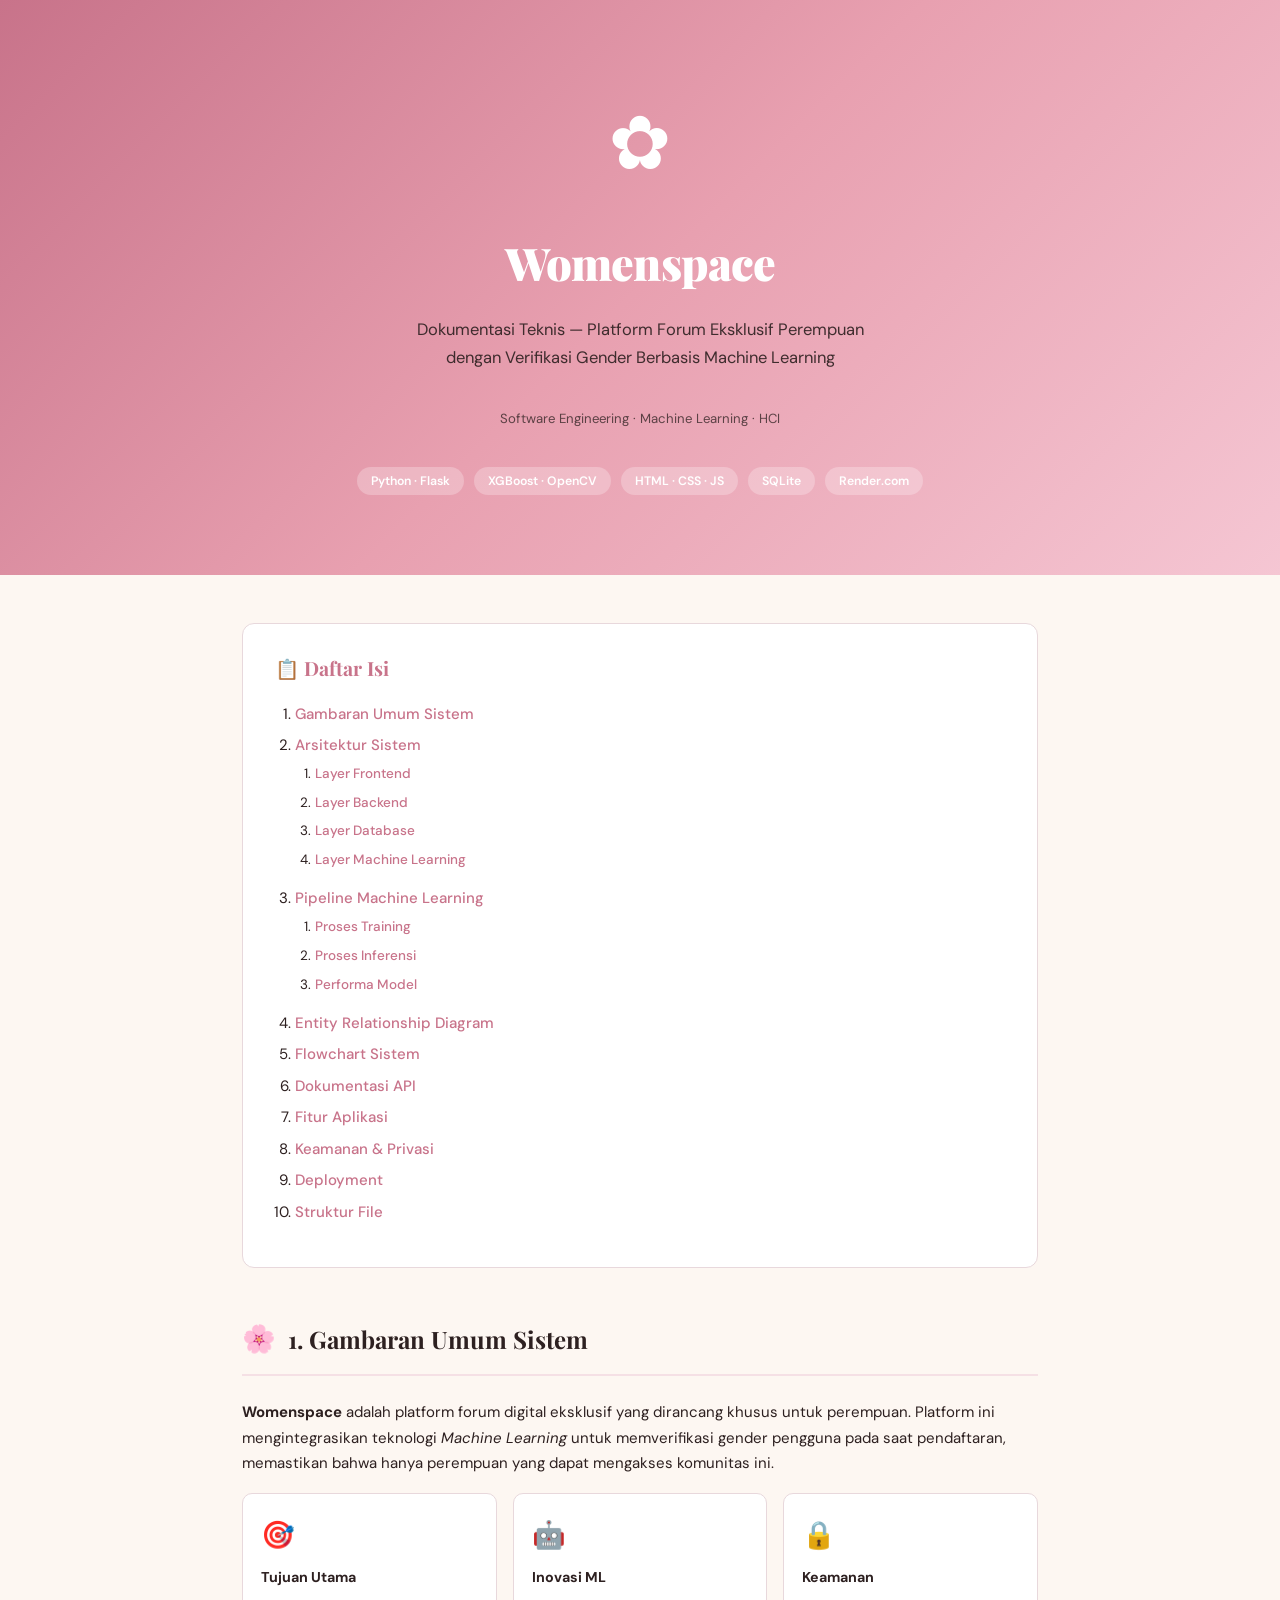
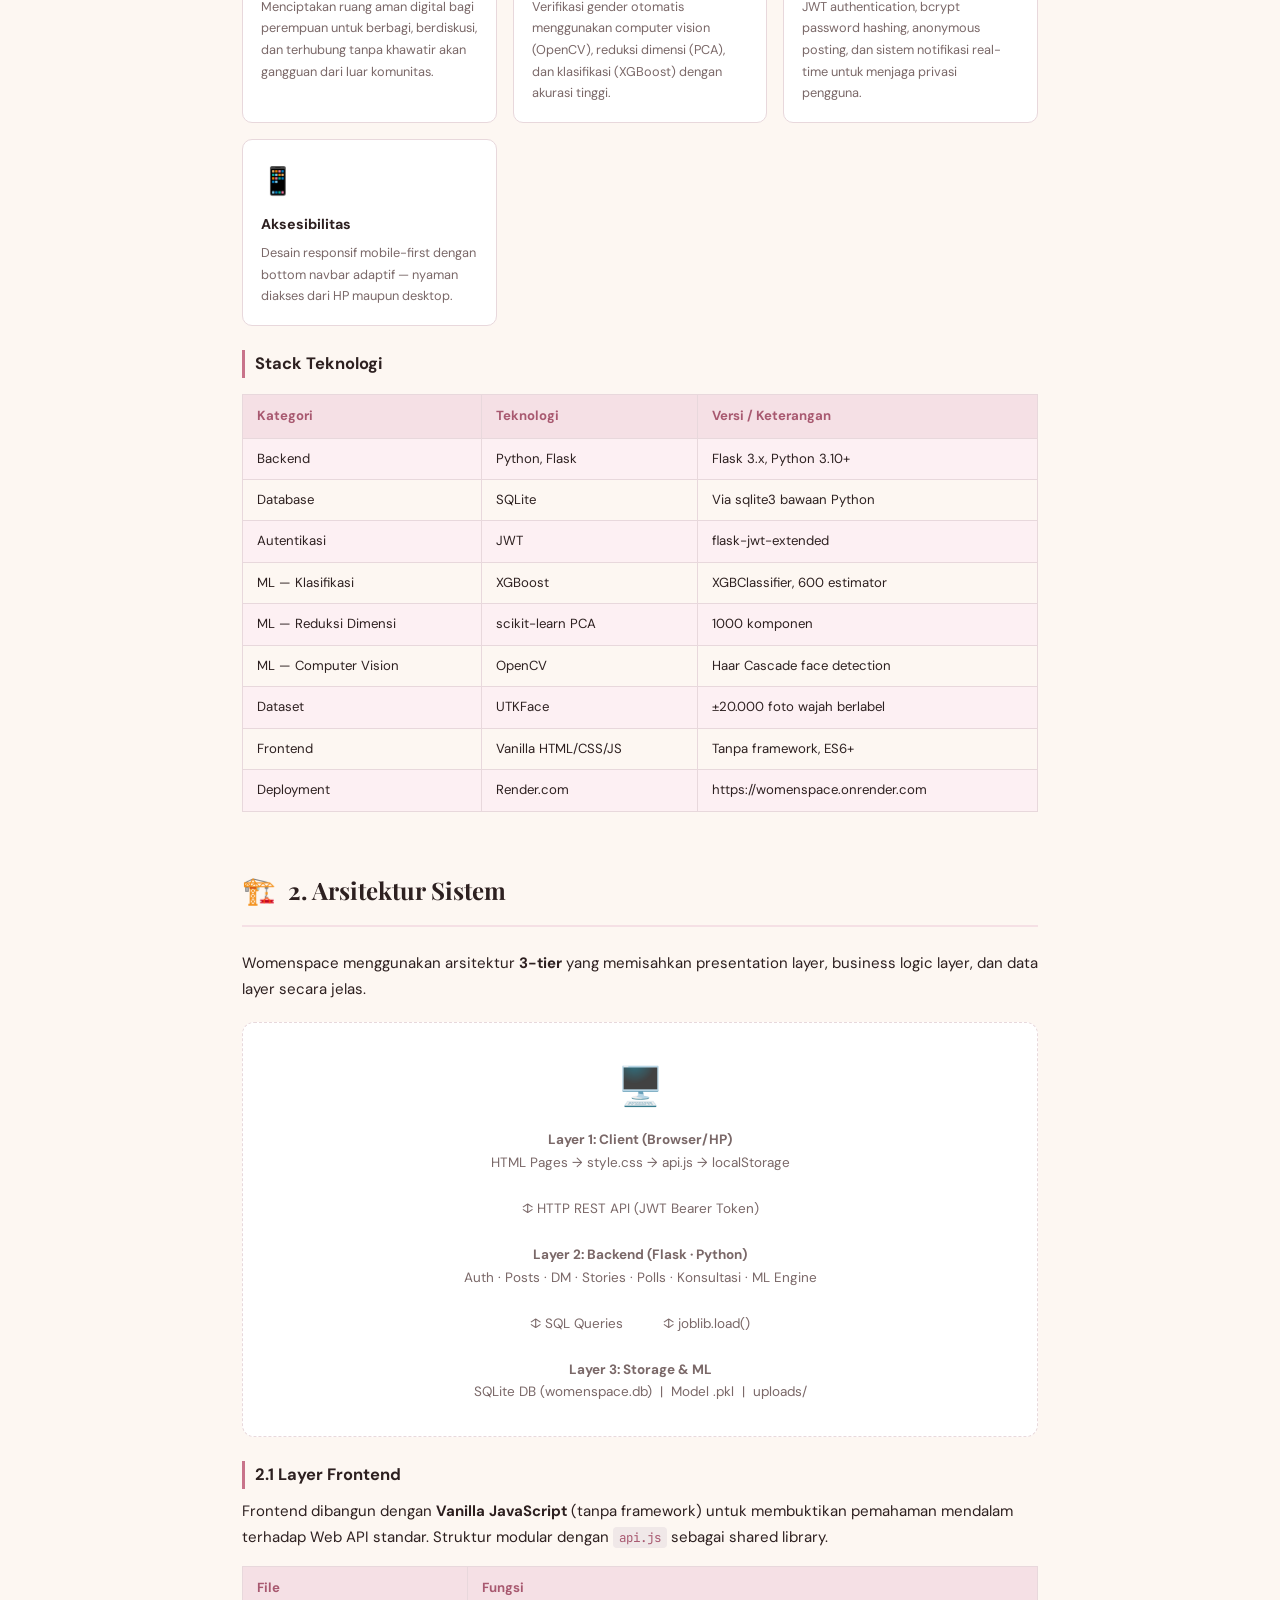
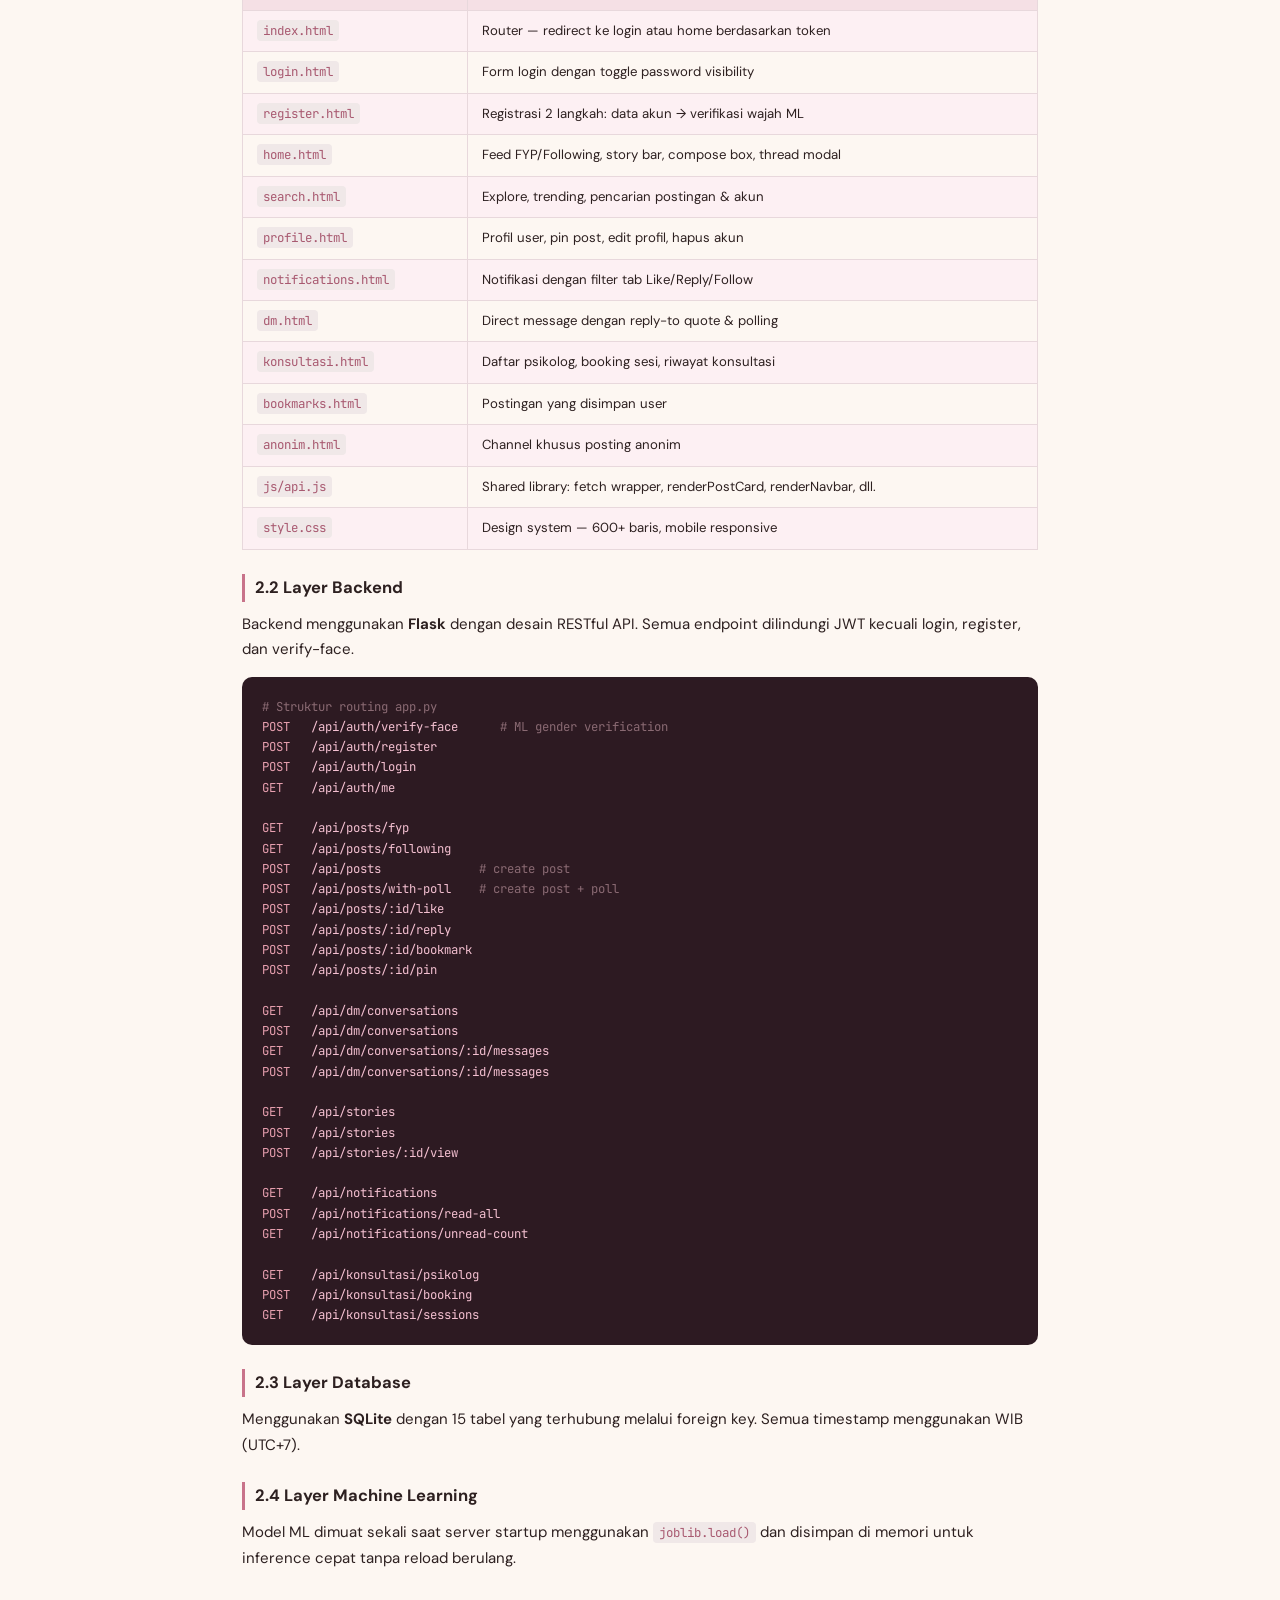
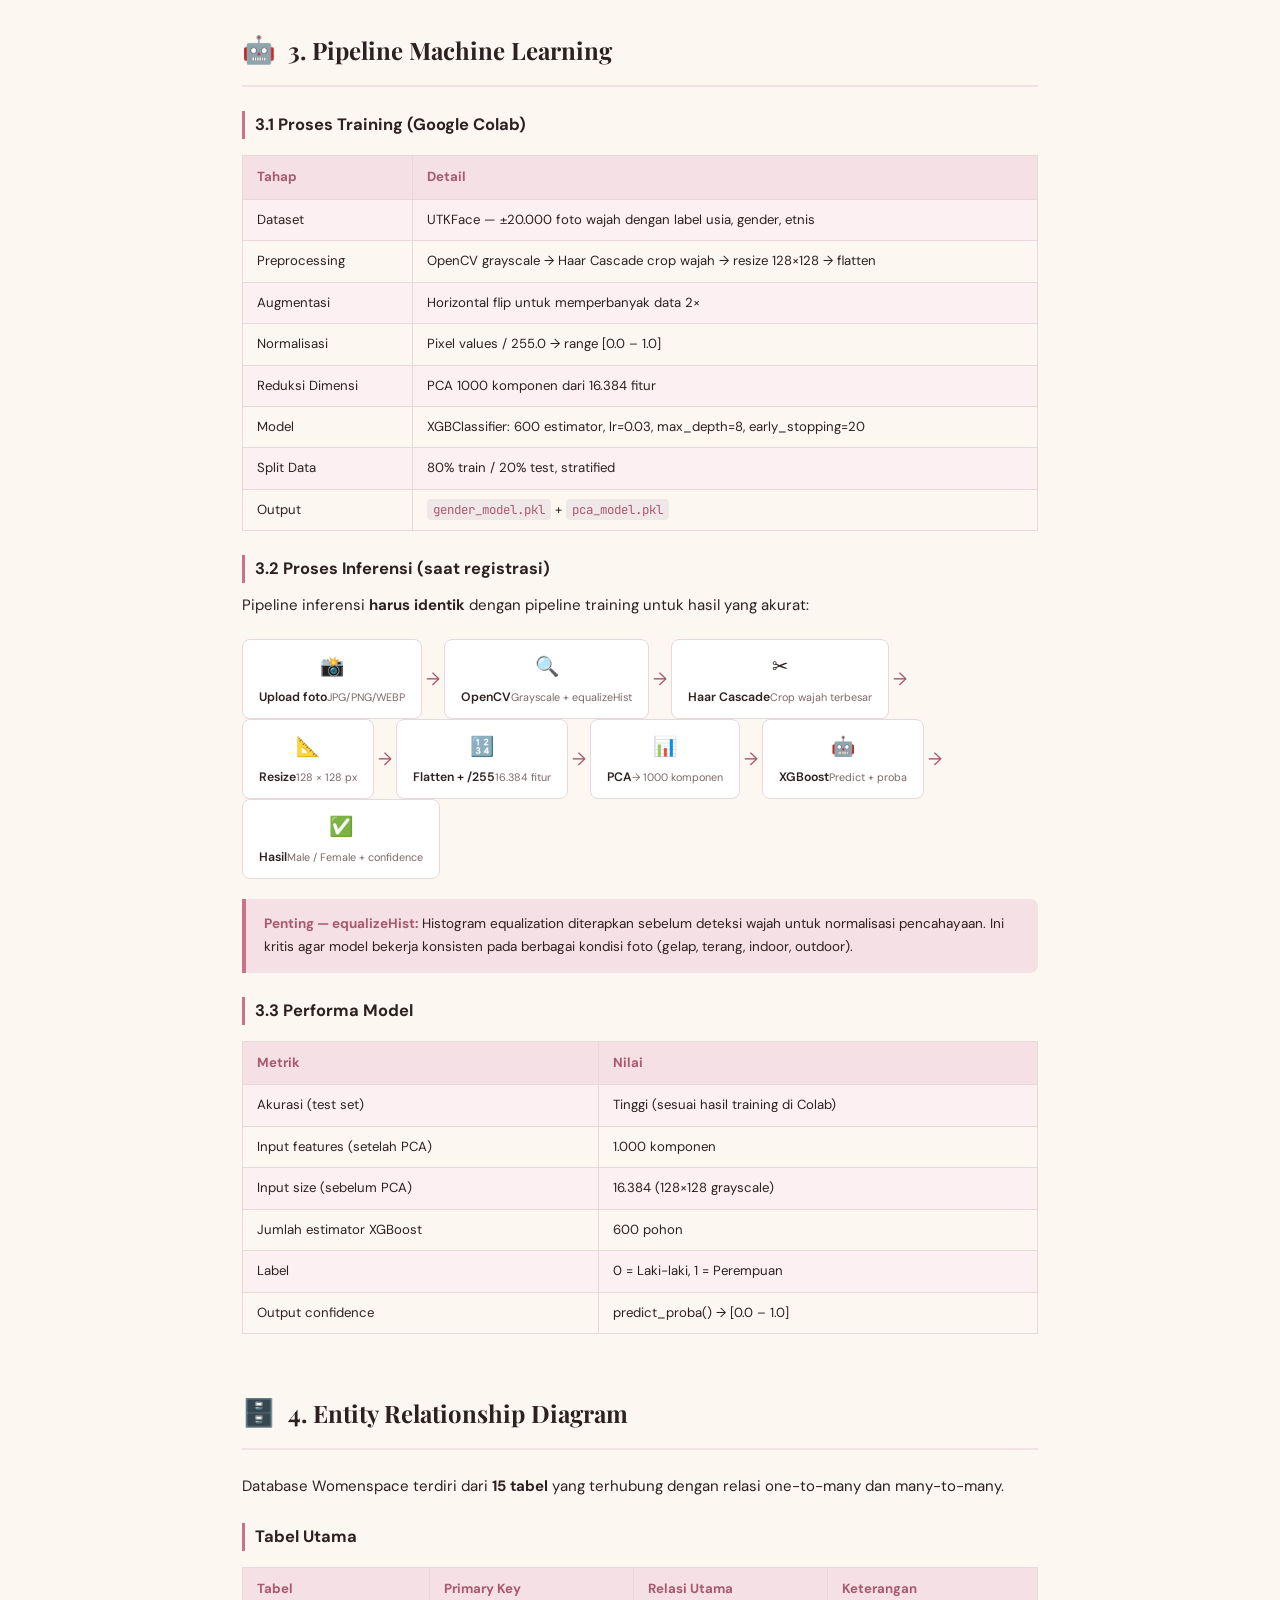
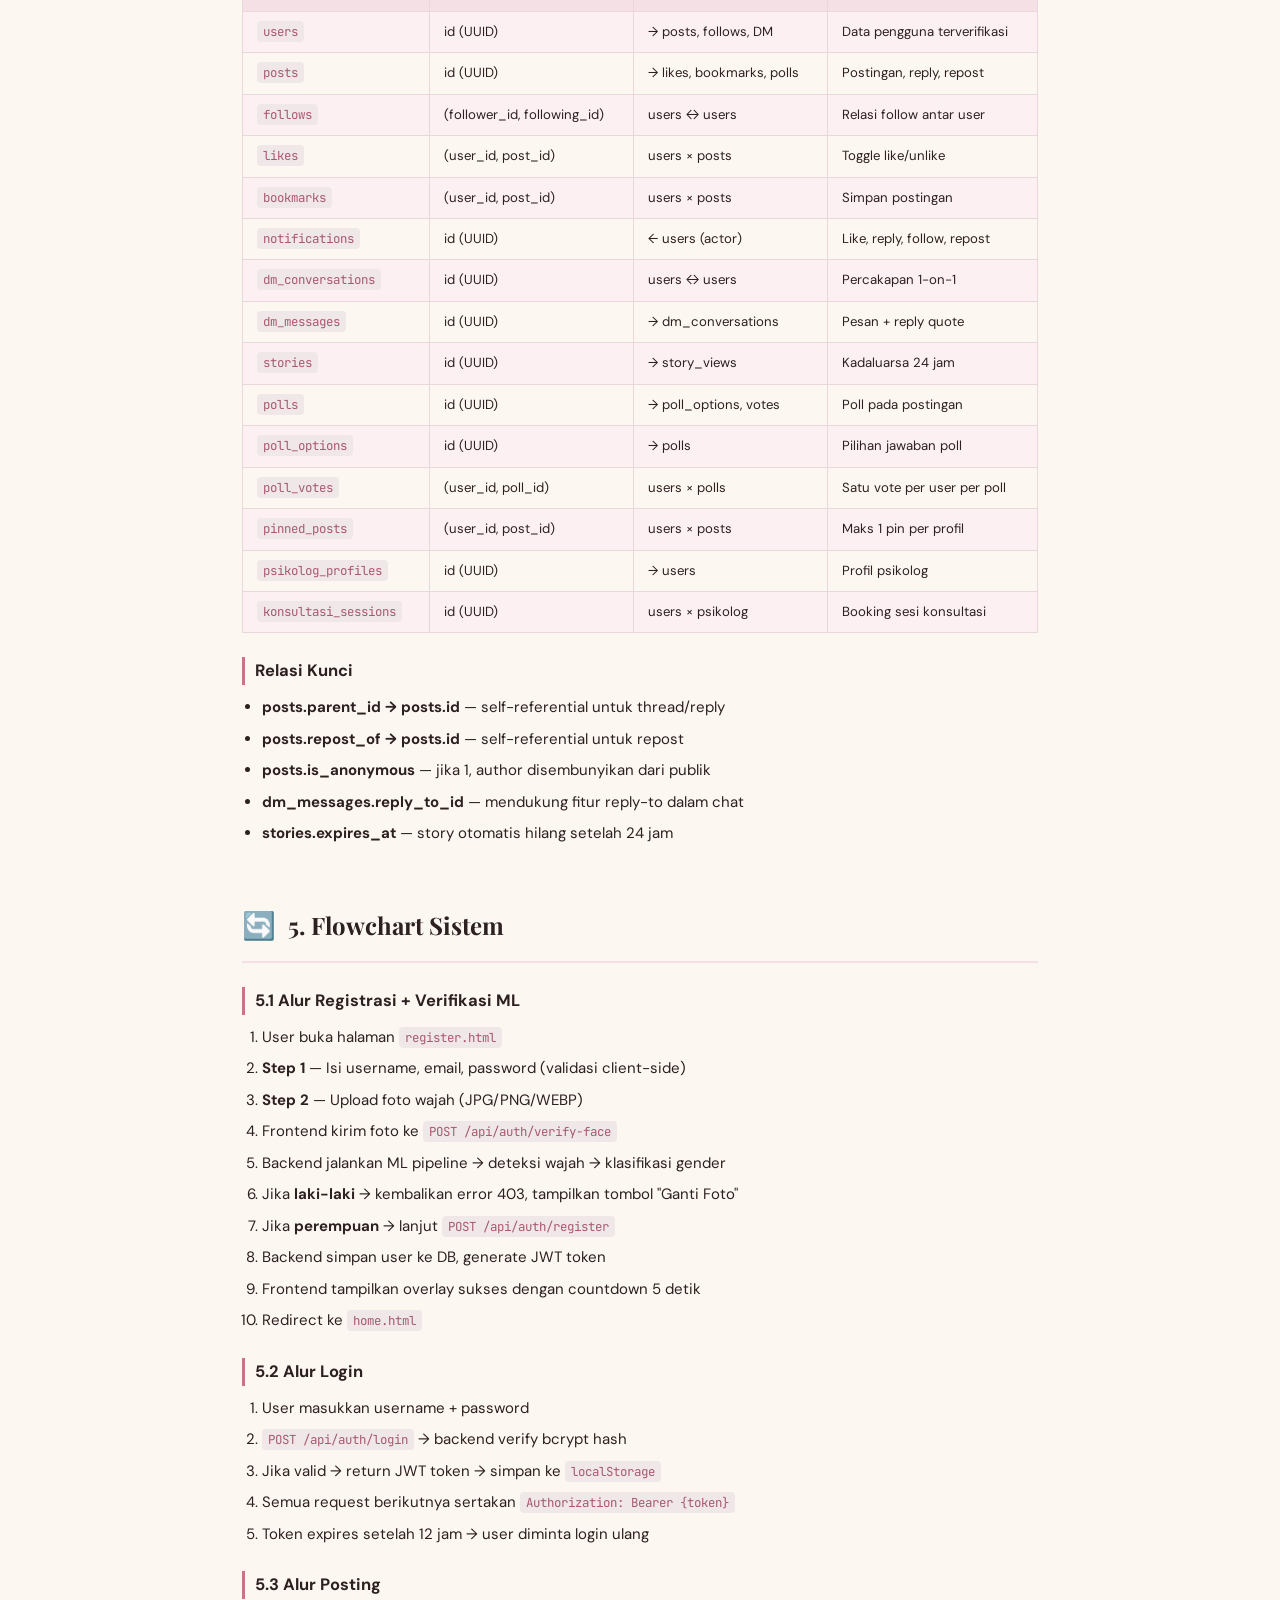
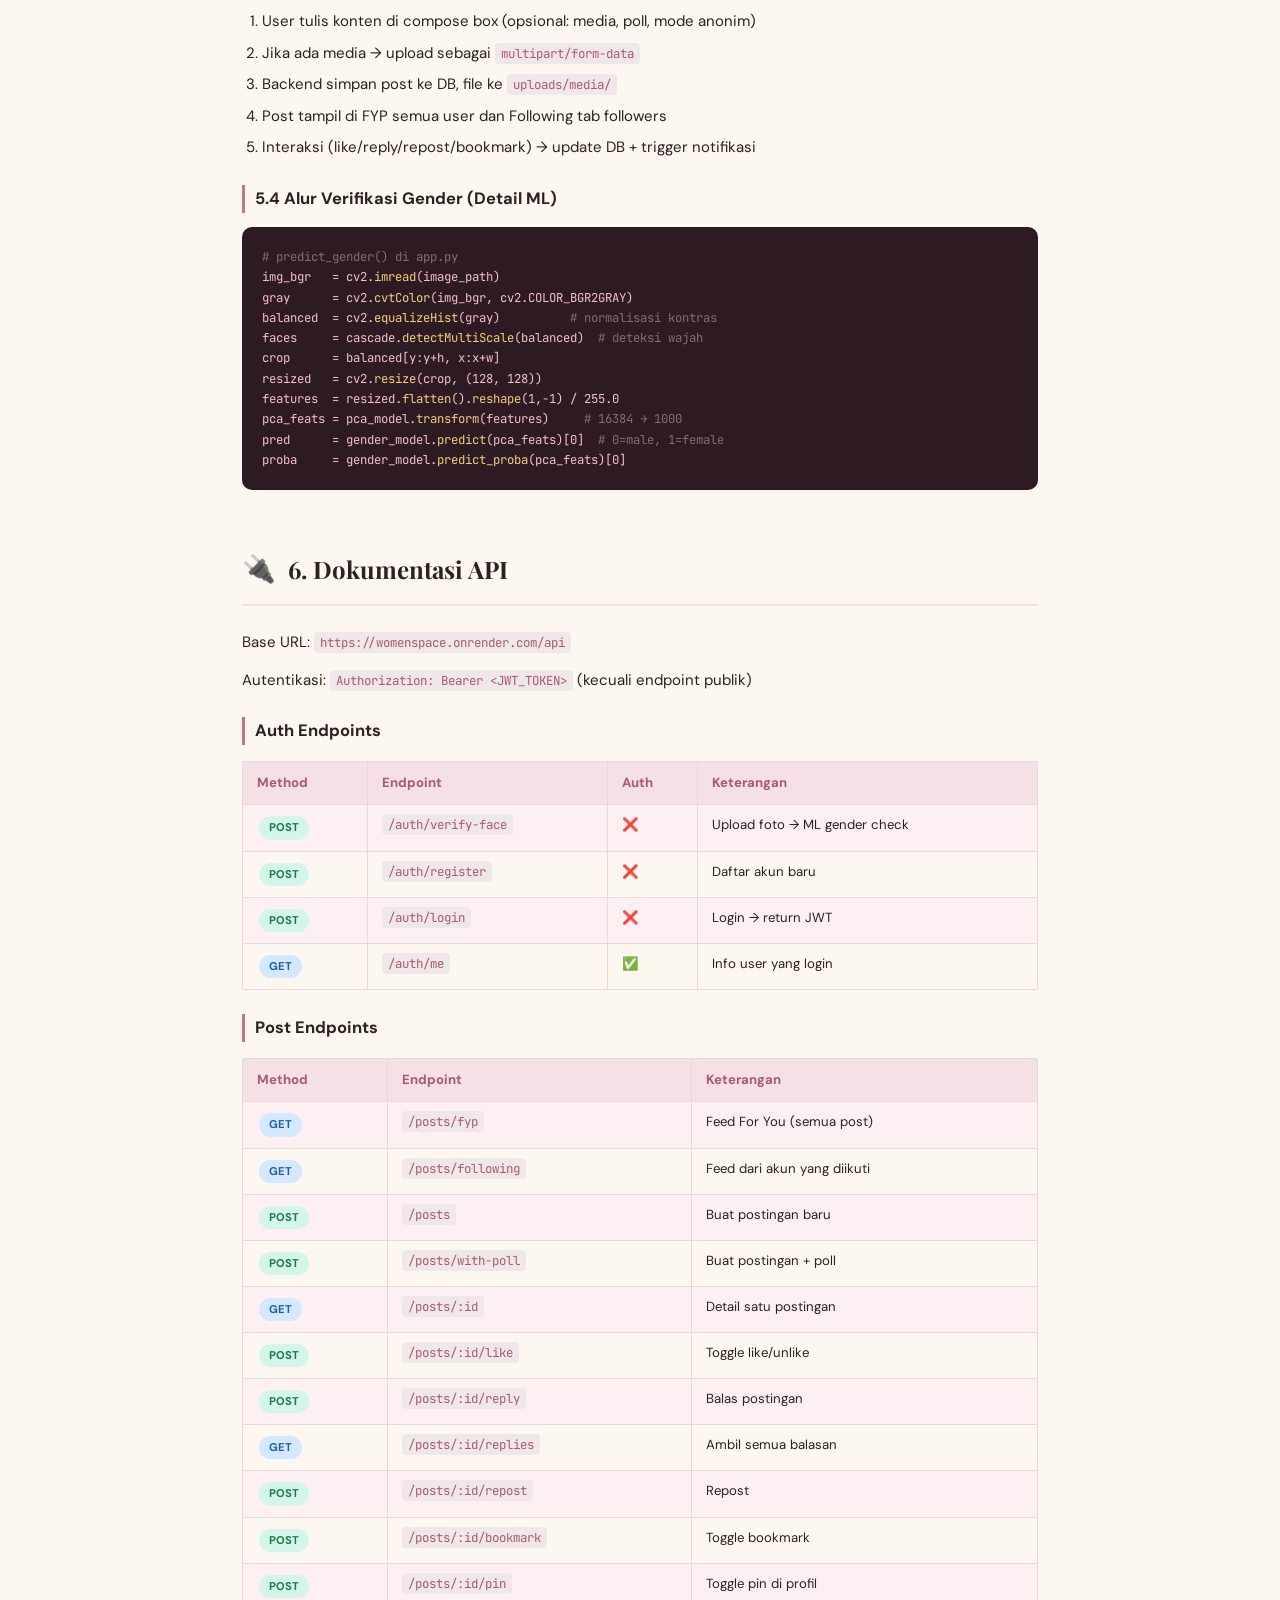
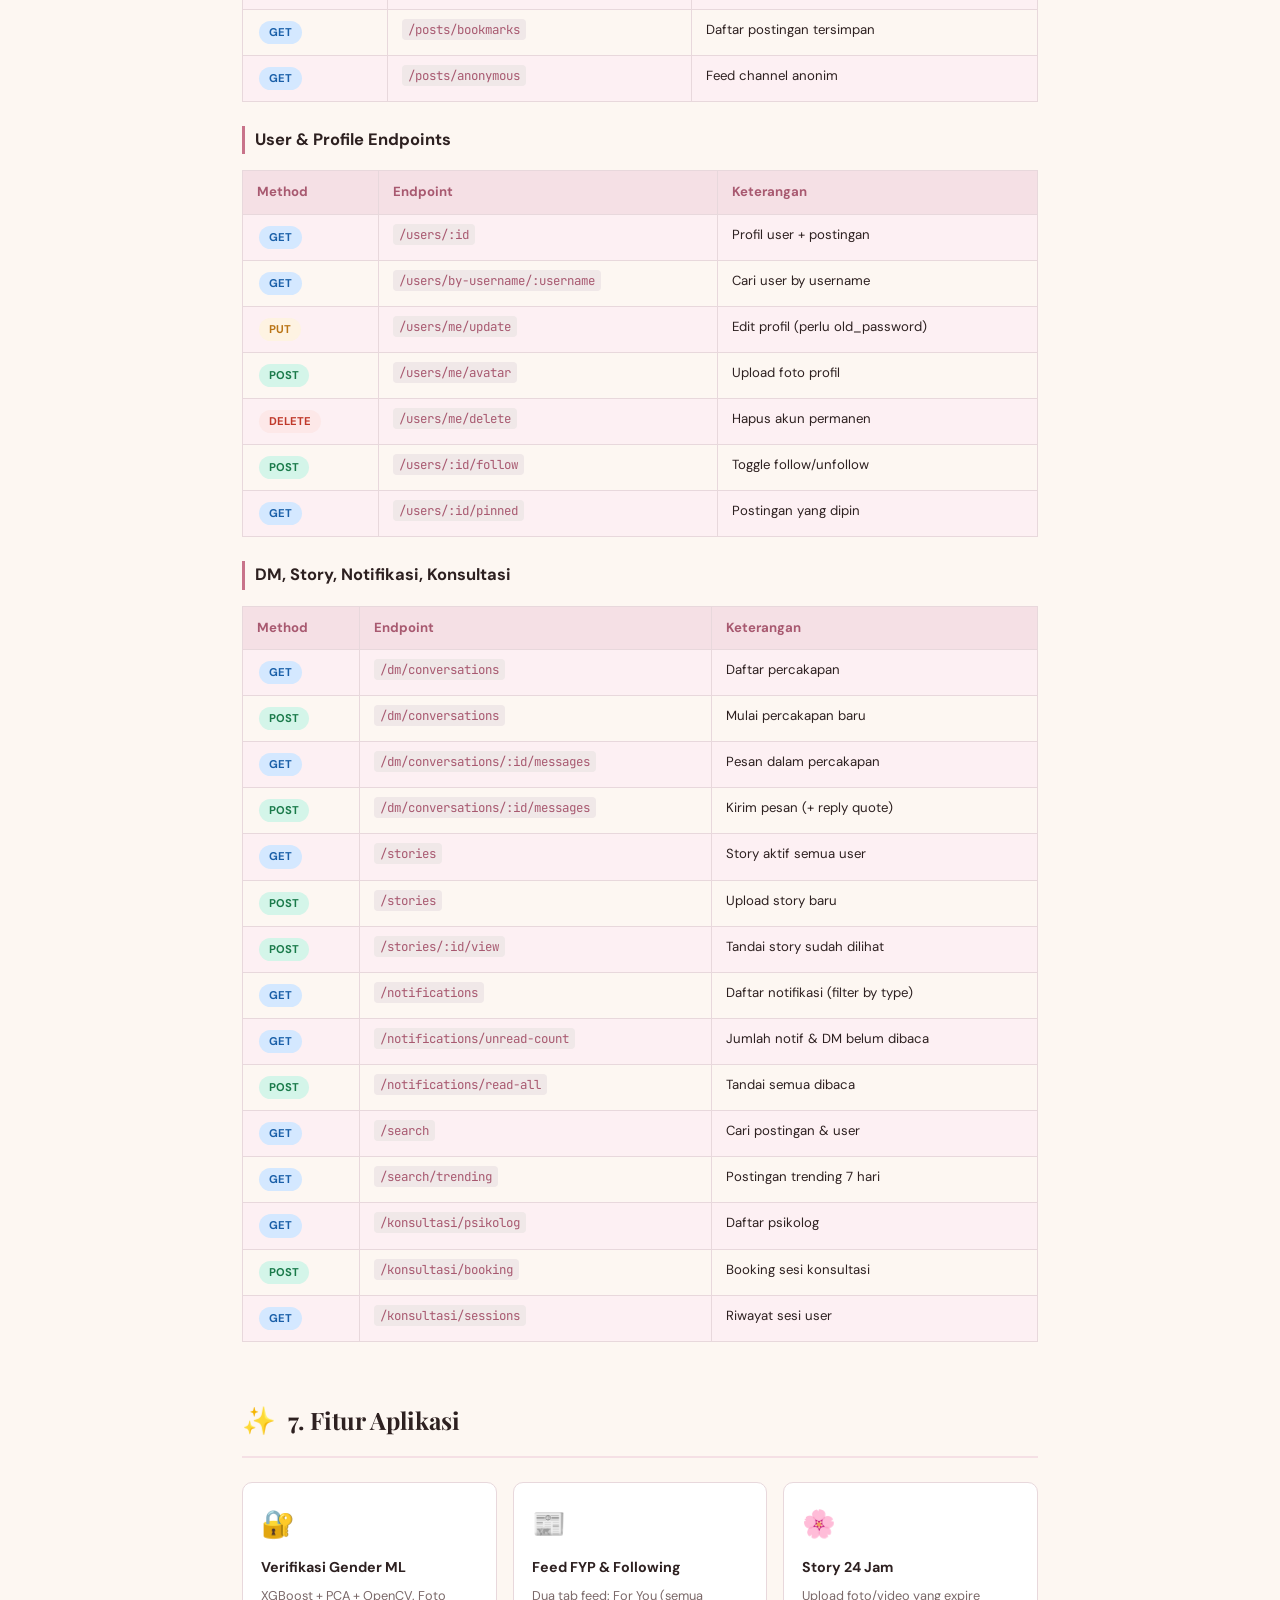
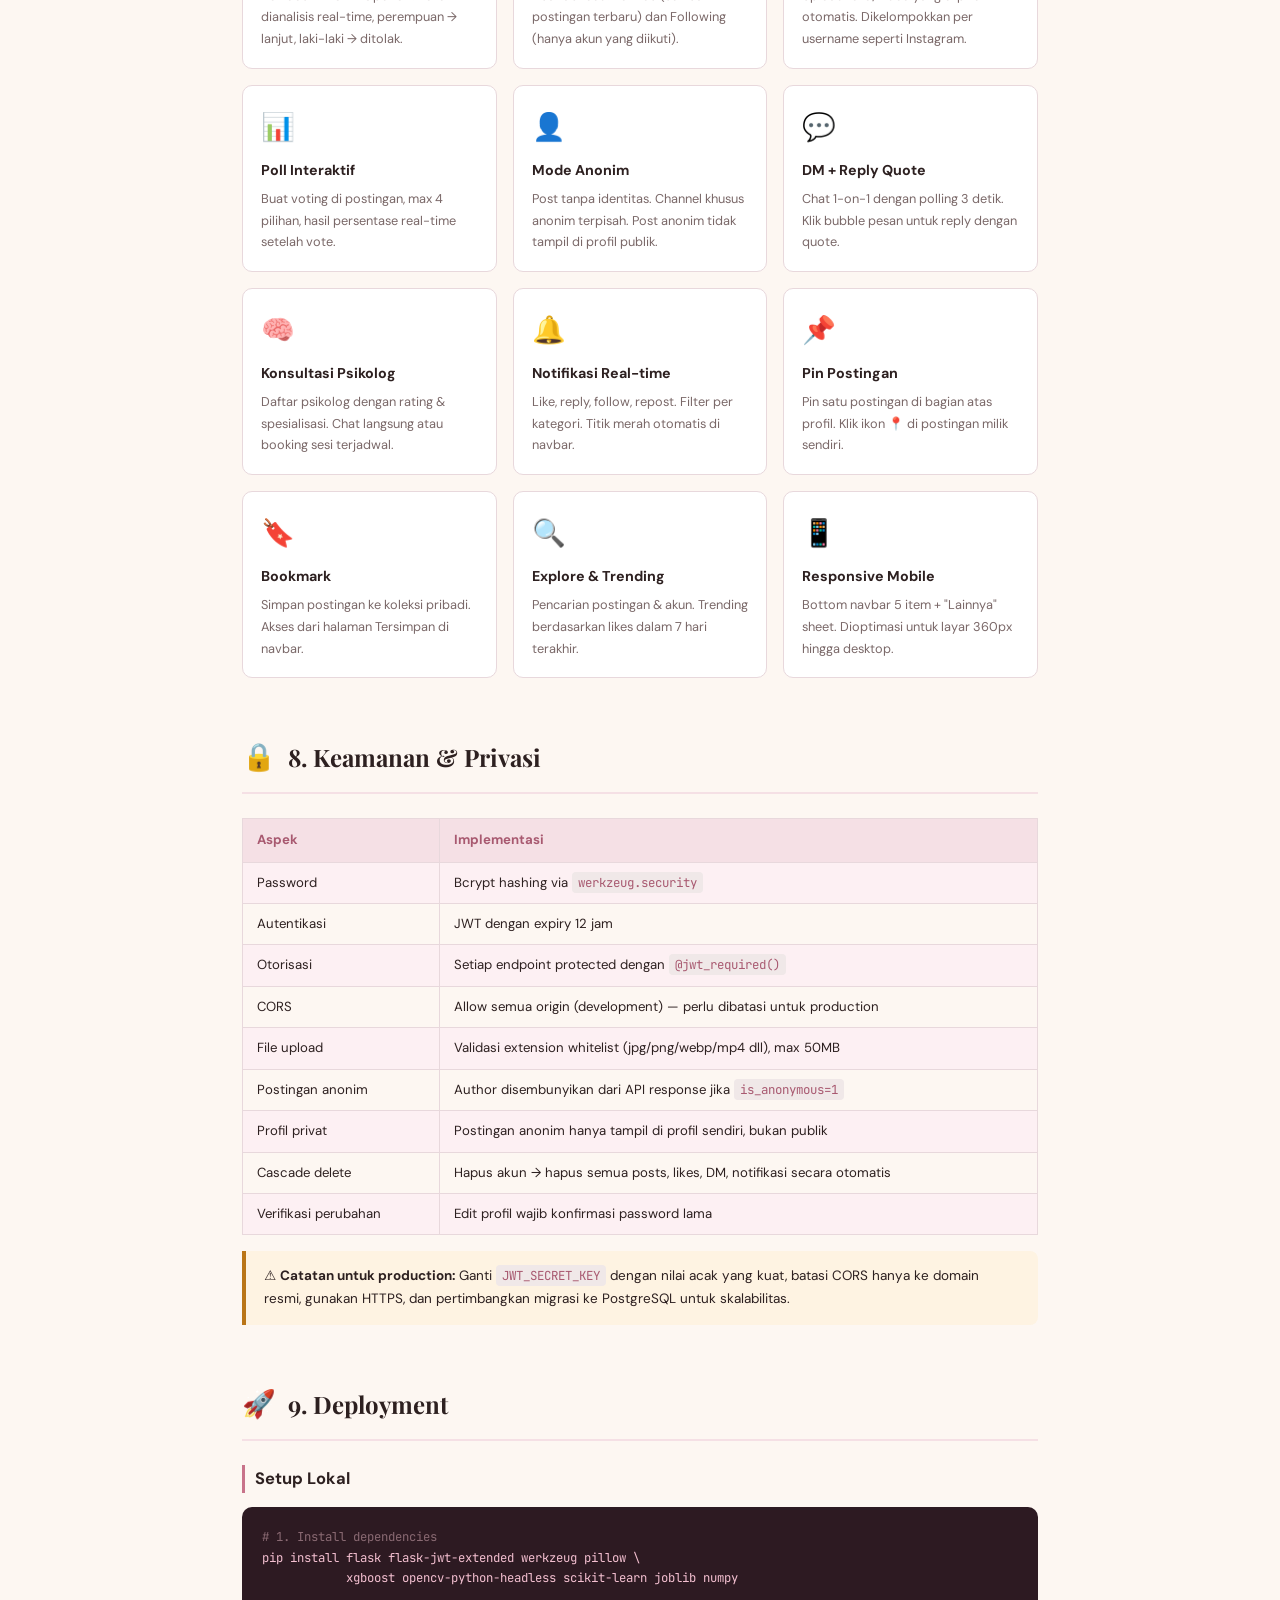
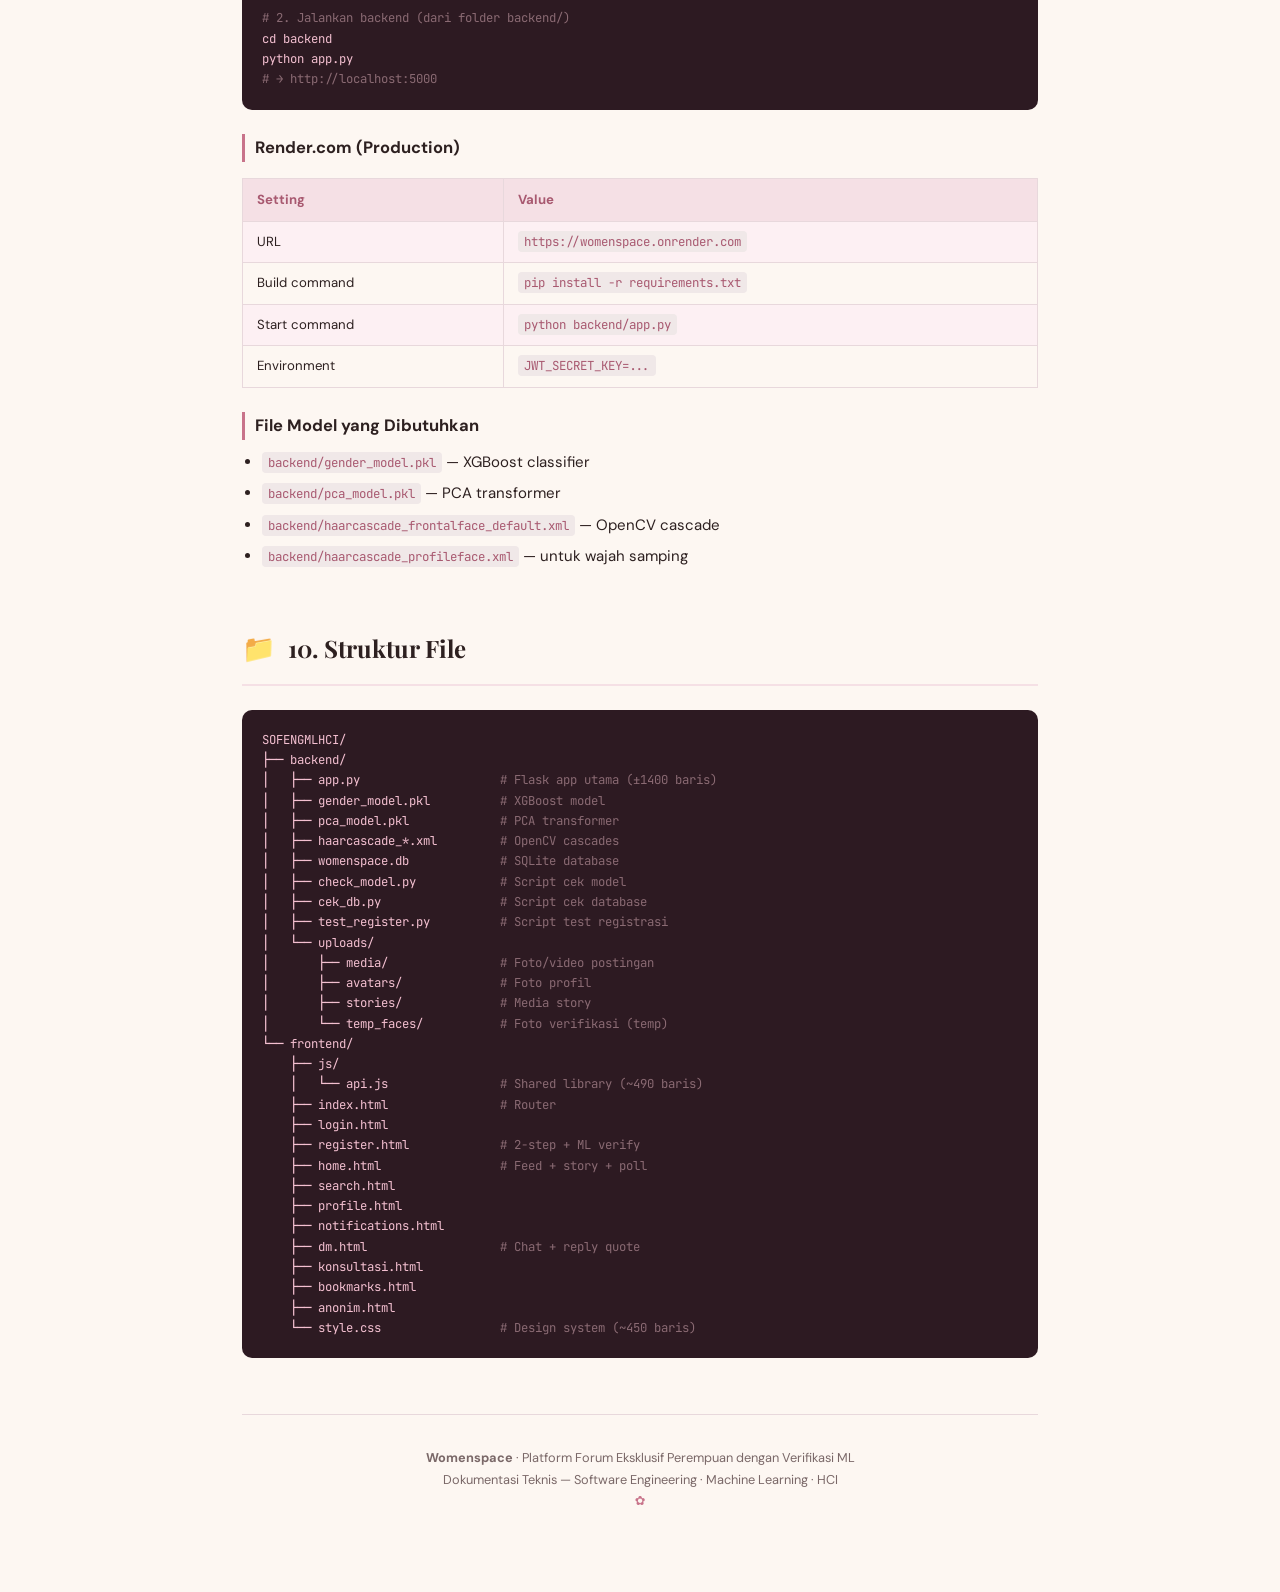
<file: dokumentasi_teknis.html>
<!DOCTYPE html>
<html lang="id">
<head>
<meta charset="UTF-8"/>
<meta name="viewport" content="width=device-width, initial-scale=1.0"/>
<title>Dokumentasi Teknis — Womenspace</title>
<style>
  @import url('https://fonts.googleapis.com/css2?family=Playfair+Display:wght@700;900&family=DM+Sans:wght@300;400;500;600&family=JetBrains+Mono:wght@400;500&display=swap');

  :root {
    --rose: #C8738A; --rose-dark: #A85970; --rose-pale: #F5E0E5;
    --purple: #7B5EA7; --teal: #3D9A8A; --amber: #BA7517;
    --text: #2D2020; --muted: #7A6868; --border: #E8D8DC;
    --bg: #FDF7F2; --white: #FFFFFF;
    --code-bg: #F0E8E8;
  }

  * { box-sizing: border-box; margin: 0; padding: 0; }
  html { font-size: 15px; }
  body { font-family: 'DM Sans', system-ui, sans-serif; background: var(--bg); color: var(--text); line-height: 1.7; }

  /* ── COVER ── */
  .cover {
    background: linear-gradient(135deg, #C8738A 0%, #E8A0B0 50%, #F5C6D3 100%);
    color: white; text-align: center; padding: 80px 40px;
    min-height: 320px; display: flex; flex-direction: column;
    align-items: center; justify-content: center; gap: 16px;
  }
  .cover-mark { font-size: 5rem; }
  .cover h1 { font-family: 'Playfair Display', serif; font-size: 3rem; font-weight: 900; letter-spacing: -.02em; }
  .cover .sub { font-size: 1.1rem; opacity: .9; }
  .cover .meta { font-size: .88rem; opacity: .75; margin-top: 8px; }
  .cover .badges { display: flex; gap: 10px; justify-content: center; flex-wrap: wrap; margin-top: 8px; }
  .cover .badge { background: rgba(255,255,255,.25); padding: 4px 14px; border-radius: 99px; font-size: .82rem; font-weight: 600; }

  /* ── LAYOUT ── */
  .container { max-width: 860px; margin: 0 auto; padding: 48px 32px; }

  /* ── TOC ── */
  .toc { background: var(--white); border: 1px solid var(--border); border-radius: 12px; padding: 28px 32px; margin-bottom: 48px; }
  .toc h2 { font-family: 'Playfair Display', serif; font-size: 1.3rem; margin-bottom: 16px; color: var(--rose); }
  .toc ol { padding-left: 20px; }
  .toc li { margin-bottom: 6px; }
  .toc a { color: var(--rose); text-decoration: none; font-weight: 500; }
  .toc a:hover { text-decoration: underline; }
  .toc li li { margin-top: 4px; font-size: .9rem; }

  /* ── SECTIONS ── */
  .section { margin-bottom: 56px; }
  .section-header {
    display: flex; align-items: center; gap: 12px;
    padding-bottom: 12px; border-bottom: 2px solid var(--rose-pale);
    margin-bottom: 24px;
  }
  .section-icon { font-size: 1.8rem; }
  h2.section-title { font-family: 'Playfair Display', serif; font-size: 1.6rem; font-weight: 700; color: var(--text); }
  h3 { font-size: 1.1rem; font-weight: 700; color: var(--text); margin: 24px 0 10px; border-left: 3px solid var(--rose); padding-left: 10px; }
  h4 { font-size: .95rem; font-weight: 700; color: var(--muted); margin: 16px 0 8px; text-transform: uppercase; letter-spacing: .06em; }
  p { margin-bottom: 12px; color: var(--text); }
  ul, ol { padding-left: 20px; margin-bottom: 14px; }
  li { margin-bottom: 6px; }

  /* ── CODE ── */
  code { font-family: 'JetBrains Mono', monospace; font-size: .83rem; background: var(--code-bg); padding: 2px 6px; border-radius: 4px; color: var(--rose-dark); }
  pre { background: #2D1A22; color: #F4C0D1; padding: 20px; border-radius: 10px; overflow-x: auto; margin: 14px 0; font-family: 'JetBrains Mono', monospace; font-size: .82rem; line-height: 1.65; }
  pre .comment { color: #8A6A73; }
  pre .keyword { color: #E8A0B0; }
  pre .string  { color: #A8D8B0; }
  pre .func    { color: #F0D080; }

  /* ── TABLE ── */
  table { width: 100%; border-collapse: collapse; margin: 16px 0; font-size: .88rem; }
  th { background: var(--rose-pale); color: var(--rose-dark); font-weight: 700; padding: 10px 14px; text-align: left; border: 1px solid var(--border); }
  td { padding: 9px 14px; border: 1px solid var(--border); vertical-align: top; }
  tr:nth-child(even) td { background: #FDF0F3; }

  /* ── BADGES ── */
  .tag { display: inline-flex; align-items: center; padding: 2px 10px; border-radius: 99px; font-size: .75rem; font-weight: 700; margin: 2px; }
  .tag-get    { background: #d4e8ff; color: #1a5fa8; }
  .tag-post   { background: #d4f5e9; color: #1a7a4a; }
  .tag-put    { background: #fef3e2; color: #BA7517; }
  .tag-delete { background: #fde8e8; color: #c0392b; }
  .tag-auth   { background: var(--rose-pale); color: var(--rose-dark); }
  .tag-ml     { background: #e8e0f5; color: var(--purple); }

  /* ── CARDS ── */
  .card-grid { display: grid; grid-template-columns: repeat(auto-fit, minmax(220px, 1fr)); gap: 16px; margin: 16px 0; }
  .card { background: var(--white); border: 1px solid var(--border); border-radius: 10px; padding: 18px; }
  .card-icon { font-size: 1.8rem; margin-bottom: 8px; }
  .card h4 { border: none; padding: 0; margin: 0 0 6px; text-transform: none; letter-spacing: 0; font-size: .95rem; color: var(--text); }
  .card p { font-size: .85rem; color: var(--muted); margin: 0; }

  /* ── HIGHLIGHT BOX ── */
  .info-box { background: var(--rose-pale); border-left: 4px solid var(--rose); border-radius: 0 8px 8px 0; padding: 14px 18px; margin: 16px 0; font-size: .9rem; }
  .info-box strong { color: var(--rose-dark); }
  .warn-box { background: #fef3e2; border-left: 4px solid var(--amber); border-radius: 0 8px 8px 0; padding: 14px 18px; margin: 16px 0; font-size: .9rem; }

  /* ── DIAGRAM placeholder ── */
  .diagram-box { background: var(--white); border: 1.5px dashed var(--border); border-radius: 12px; padding: 32px; text-align: center; color: var(--muted); margin: 20px 0; font-size: .9rem; }
  .diagram-box .d-icon { font-size: 2.5rem; margin-bottom: 10px; }

  /* ── ML PIPELINE ── */
  .pipeline { display: flex; align-items: center; gap: 0; margin: 20px 0; flex-wrap: wrap; }
  .pipeline-step { background: var(--white); border: 1px solid var(--border); border-radius: 8px; padding: 10px 16px; text-align: center; font-size: .82rem; font-weight: 600; min-width: 110px; }
  .pipeline-step .step-icon { font-size: 1.3rem; display: block; margin-bottom: 4px; }
  .pipeline-step .step-label { color: var(--muted); font-size: .72rem; font-weight: 400; }
  .pipeline-arrow { color: var(--rose-dark); font-size: 1.2rem; padding: 0 4px; flex-shrink: 0; }

  /* ── FOOTER ── */
  .footer { text-align: center; padding: 32px; color: var(--muted); font-size: .85rem; border-top: 1px solid var(--border); margin-top: 48px; }

  /* Print */
  @media print {
    body { background: white; }
    .cover { print-color-adjust: exact; -webkit-print-color-adjust: exact; }
    .container { padding: 24px; }
    pre { border: 1px solid #ddd; }
  }
</style>
</head>
<body>

<!-- ── COVER ── -->
<div class="cover">
  <div class="cover-mark">✿</div>
  <h1>Womenspace</h1>
  <p class="sub">Dokumentasi Teknis — Platform Forum Eksklusif Perempuan<br/>dengan Verifikasi Gender Berbasis Machine Learning</p>
  <p class="meta">Software Engineering · Machine Learning · HCI</p>
  <div class="badges">
    <span class="badge">Python · Flask</span>
    <span class="badge">XGBoost · OpenCV</span>
    <span class="badge">HTML · CSS · JS</span>
    <span class="badge">SQLite</span>
    <span class="badge">Render.com</span>
  </div>
</div>

<div class="container">

<!-- ── TOC ── -->
<div class="toc">
  <h2>📋 Daftar Isi</h2>
  <ol>
    <li><a href="#overview">Gambaran Umum Sistem</a></li>
    <li><a href="#arsitektur">Arsitektur Sistem</a>
      <ol>
        <li><a href="#layer-frontend">Layer Frontend</a></li>
        <li><a href="#layer-backend">Layer Backend</a></li>
        <li><a href="#layer-db">Layer Database</a></li>
        <li><a href="#layer-ml">Layer Machine Learning</a></li>
      </ol>
    </li>
    <li><a href="#ml-pipeline">Pipeline Machine Learning</a>
      <ol>
        <li><a href="#training">Proses Training</a></li>
        <li><a href="#inference">Proses Inferensi</a></li>
        <li><a href="#performa">Performa Model</a></li>
      </ol>
    </li>
    <li><a href="#erd">Entity Relationship Diagram</a></li>
    <li><a href="#flowchart">Flowchart Sistem</a></li>
    <li><a href="#api">Dokumentasi API</a></li>
    <li><a href="#fitur">Fitur Aplikasi</a></li>
    <li><a href="#keamanan">Keamanan & Privasi</a></li>
    <li><a href="#deployment">Deployment</a></li>
    <li><a href="#struktur-file">Struktur File</a></li>
  </ol>
</div>

<!-- ── 1. OVERVIEW ── -->
<div class="section" id="overview">
  <div class="section-header">
    <span class="section-icon">🌸</span>
    <h2 class="section-title">1. Gambaran Umum Sistem</h2>
  </div>

  <p><strong>Womenspace</strong> adalah platform forum digital eksklusif yang dirancang khusus untuk perempuan. Platform ini mengintegrasikan teknologi <em>Machine Learning</em> untuk memverifikasi gender pengguna pada saat pendaftaran, memastikan bahwa hanya perempuan yang dapat mengakses komunitas ini.</p>

  <div class="card-grid">
    <div class="card">
      <div class="card-icon">🎯</div>
      <h4>Tujuan Utama</h4>
      <p>Menciptakan ruang aman digital bagi perempuan untuk berbagi, berdiskusi, dan terhubung tanpa khawatir akan gangguan dari luar komunitas.</p>
    </div>
    <div class="card">
      <div class="card-icon">🤖</div>
      <h4>Inovasi ML</h4>
      <p>Verifikasi gender otomatis menggunakan computer vision (OpenCV), reduksi dimensi (PCA), dan klasifikasi (XGBoost) dengan akurasi tinggi.</p>
    </div>
    <div class="card">
      <div class="card-icon">🔒</div>
      <h4>Keamanan</h4>
      <p>JWT authentication, bcrypt password hashing, anonymous posting, dan sistem notifikasi real-time untuk menjaga privasi pengguna.</p>
    </div>
    <div class="card">
      <div class="card-icon">📱</div>
      <h4>Aksesibilitas</h4>
      <p>Desain responsif mobile-first dengan bottom navbar adaptif — nyaman diakses dari HP maupun desktop.</p>
    </div>
  </div>

  <h3>Stack Teknologi</h3>
  <table>
    <tr><th>Kategori</th><th>Teknologi</th><th>Versi / Keterangan</th></tr>
    <tr><td>Backend</td><td>Python, Flask</td><td>Flask 3.x, Python 3.10+</td></tr>
    <tr><td>Database</td><td>SQLite</td><td>Via sqlite3 bawaan Python</td></tr>
    <tr><td>Autentikasi</td><td>JWT</td><td>flask-jwt-extended</td></tr>
    <tr><td>ML — Klasifikasi</td><td>XGBoost</td><td>XGBClassifier, 600 estimator</td></tr>
    <tr><td>ML — Reduksi Dimensi</td><td>scikit-learn PCA</td><td>1000 komponen</td></tr>
    <tr><td>ML — Computer Vision</td><td>OpenCV</td><td>Haar Cascade face detection</td></tr>
    <tr><td>Dataset</td><td>UTKFace</td><td>±20.000 foto wajah berlabel</td></tr>
    <tr><td>Frontend</td><td>Vanilla HTML/CSS/JS</td><td>Tanpa framework, ES6+</td></tr>
    <tr><td>Deployment</td><td>Render.com</td><td>https://womenspace.onrender.com</td></tr>
  </table>
</div>

<!-- ── 2. ARSITEKTUR ── -->
<div class="section" id="arsitektur">
  <div class="section-header">
    <span class="section-icon">🏗️</span>
    <h2 class="section-title">2. Arsitektur Sistem</h2>
  </div>

  <p>Womenspace menggunakan arsitektur <strong>3-tier</strong> yang memisahkan presentation layer, business logic layer, dan data layer secara jelas.</p>

  <div class="diagram-box">
    <div class="d-icon">🖥️</div>
    <strong>Layer 1: Client (Browser/HP)</strong><br/>
    HTML Pages → style.css → api.js → localStorage<br/><br/>
    ↕ HTTP REST API (JWT Bearer Token)<br/><br/>
    <strong>Layer 2: Backend (Flask · Python)</strong><br/>
    Auth · Posts · DM · Stories · Polls · Konsultasi · ML Engine<br/><br/>
    ↕ SQL Queries &nbsp;&nbsp;&nbsp;&nbsp;&nbsp;&nbsp;&nbsp;&nbsp; ↕ joblib.load()<br/><br/>
    <strong>Layer 3: Storage & ML</strong><br/>
    SQLite DB (womenspace.db) &nbsp;|&nbsp; Model .pkl &nbsp;|&nbsp; uploads/
  </div>

  <h3 id="layer-frontend">2.1 Layer Frontend</h3>
  <p>Frontend dibangun dengan <strong>Vanilla JavaScript</strong> (tanpa framework) untuk membuktikan pemahaman mendalam terhadap Web API standar. Struktur modular dengan <code>api.js</code> sebagai shared library.</p>

  <table>
    <tr><th>File</th><th>Fungsi</th></tr>
    <tr><td><code>index.html</code></td><td>Router — redirect ke login atau home berdasarkan token</td></tr>
    <tr><td><code>login.html</code></td><td>Form login dengan toggle password visibility</td></tr>
    <tr><td><code>register.html</code></td><td>Registrasi 2 langkah: data akun → verifikasi wajah ML</td></tr>
    <tr><td><code>home.html</code></td><td>Feed FYP/Following, story bar, compose box, thread modal</td></tr>
    <tr><td><code>search.html</code></td><td>Explore, trending, pencarian postingan & akun</td></tr>
    <tr><td><code>profile.html</code></td><td>Profil user, pin post, edit profil, hapus akun</td></tr>
    <tr><td><code>notifications.html</code></td><td>Notifikasi dengan filter tab Like/Reply/Follow</td></tr>
    <tr><td><code>dm.html</code></td><td>Direct message dengan reply-to quote & polling</td></tr>
    <tr><td><code>konsultasi.html</code></td><td>Daftar psikolog, booking sesi, riwayat konsultasi</td></tr>
    <tr><td><code>bookmarks.html</code></td><td>Postingan yang disimpan user</td></tr>
    <tr><td><code>anonim.html</code></td><td>Channel khusus posting anonim</td></tr>
    <tr><td><code>js/api.js</code></td><td>Shared library: fetch wrapper, renderPostCard, renderNavbar, dll.</td></tr>
    <tr><td><code>style.css</code></td><td>Design system — 600+ baris, mobile responsive</td></tr>
  </table>

  <h3 id="layer-backend">2.2 Layer Backend</h3>
  <p>Backend menggunakan <strong>Flask</strong> dengan desain RESTful API. Semua endpoint dilindungi JWT kecuali login, register, dan verify-face.</p>

  <pre><span class="comment"># Struktur routing app.py</span>
<span class="keyword">POST</span>   /api/auth/verify-face      <span class="comment"># ML gender verification</span>
<span class="keyword">POST</span>   /api/auth/register
<span class="keyword">POST</span>   /api/auth/login
<span class="keyword">GET</span>    /api/auth/me

<span class="keyword">GET</span>    /api/posts/fyp
<span class="keyword">GET</span>    /api/posts/following
<span class="keyword">POST</span>   /api/posts              <span class="comment"># create post</span>
<span class="keyword">POST</span>   /api/posts/with-poll    <span class="comment"># create post + poll</span>
<span class="keyword">POST</span>   /api/posts/:id/like
<span class="keyword">POST</span>   /api/posts/:id/reply
<span class="keyword">POST</span>   /api/posts/:id/bookmark
<span class="keyword">POST</span>   /api/posts/:id/pin

<span class="keyword">GET</span>    /api/dm/conversations
<span class="keyword">POST</span>   /api/dm/conversations
<span class="keyword">GET</span>    /api/dm/conversations/:id/messages
<span class="keyword">POST</span>   /api/dm/conversations/:id/messages

<span class="keyword">GET</span>    /api/stories
<span class="keyword">POST</span>   /api/stories
<span class="keyword">POST</span>   /api/stories/:id/view

<span class="keyword">GET</span>    /api/notifications
<span class="keyword">POST</span>   /api/notifications/read-all
<span class="keyword">GET</span>    /api/notifications/unread-count

<span class="keyword">GET</span>    /api/konsultasi/psikolog
<span class="keyword">POST</span>   /api/konsultasi/booking
<span class="keyword">GET</span>    /api/konsultasi/sessions</pre>

  <h3 id="layer-db">2.3 Layer Database</h3>
  <p>Menggunakan <strong>SQLite</strong> dengan 15 tabel yang terhubung melalui foreign key. Semua timestamp menggunakan WIB (UTC+7).</p>

  <h3 id="layer-ml">2.4 Layer Machine Learning</h3>
  <p>Model ML dimuat sekali saat server startup menggunakan <code>joblib.load()</code> dan disimpan di memori untuk inference cepat tanpa reload berulang.</p>
</div>

<!-- ── 3. ML PIPELINE ── -->
<div class="section" id="ml-pipeline">
  <div class="section-header">
    <span class="section-icon">🤖</span>
    <h2 class="section-title">3. Pipeline Machine Learning</h2>
  </div>

  <h3 id="training">3.1 Proses Training (Google Colab)</h3>
  <table>
    <tr><th>Tahap</th><th>Detail</th></tr>
    <tr><td>Dataset</td><td>UTKFace — ±20.000 foto wajah dengan label usia, gender, etnis</td></tr>
    <tr><td>Preprocessing</td><td>OpenCV grayscale → Haar Cascade crop wajah → resize 128×128 → flatten</td></tr>
    <tr><td>Augmentasi</td><td>Horizontal flip untuk memperbanyak data 2×</td></tr>
    <tr><td>Normalisasi</td><td>Pixel values / 255.0 → range [0.0 – 1.0]</td></tr>
    <tr><td>Reduksi Dimensi</td><td>PCA 1000 komponen dari 16.384 fitur</td></tr>
    <tr><td>Model</td><td>XGBClassifier: 600 estimator, lr=0.03, max_depth=8, early_stopping=20</td></tr>
    <tr><td>Split Data</td><td>80% train / 20% test, stratified</td></tr>
    <tr><td>Output</td><td><code>gender_model.pkl</code> + <code>pca_model.pkl</code></td></tr>
  </table>

  <h3 id="inference">3.2 Proses Inferensi (saat registrasi)</h3>
  <p>Pipeline inferensi <strong>harus identik</strong> dengan pipeline training untuk hasil yang akurat:</p>

  <div class="pipeline">
    <div class="pipeline-step"><span class="step-icon">📸</span>Upload foto<span class="step-label">JPG/PNG/WEBP</span></div>
    <span class="pipeline-arrow">→</span>
    <div class="pipeline-step"><span class="step-icon">🔍</span>OpenCV<span class="step-label">Grayscale + equalizeHist</span></div>
    <span class="pipeline-arrow">→</span>
    <div class="pipeline-step"><span class="step-icon">✂️</span>Haar Cascade<span class="step-label">Crop wajah terbesar</span></div>
    <span class="pipeline-arrow">→</span>
    <div class="pipeline-step"><span class="step-icon">📐</span>Resize<span class="step-label">128 × 128 px</span></div>
    <span class="pipeline-arrow">→</span>
    <div class="pipeline-step"><span class="step-icon">🔢</span>Flatten + /255<span class="step-label">16.384 fitur</span></div>
    <span class="pipeline-arrow">→</span>
    <div class="pipeline-step"><span class="step-icon">📊</span>PCA<span class="step-label">→ 1000 komponen</span></div>
    <span class="pipeline-arrow">→</span>
    <div class="pipeline-step"><span class="step-icon">🤖</span>XGBoost<span class="step-label">Predict + proba</span></div>
    <span class="pipeline-arrow">→</span>
    <div class="pipeline-step"><span class="step-icon">✅</span>Hasil<span class="step-label">Male / Female + confidence</span></div>
  </div>

  <div class="info-box">
    <strong>Penting — equalizeHist:</strong> Histogram equalization diterapkan sebelum deteksi wajah untuk normalisasi pencahayaan. Ini kritis agar model bekerja konsisten pada berbagai kondisi foto (gelap, terang, indoor, outdoor).
  </div>

  <h3 id="performa">3.3 Performa Model</h3>
  <table>
    <tr><th>Metrik</th><th>Nilai</th></tr>
    <tr><td>Akurasi (test set)</td><td>Tinggi (sesuai hasil training di Colab)</td></tr>
    <tr><td>Input features (setelah PCA)</td><td>1.000 komponen</td></tr>
    <tr><td>Input size (sebelum PCA)</td><td>16.384 (128×128 grayscale)</td></tr>
    <tr><td>Jumlah estimator XGBoost</td><td>600 pohon</td></tr>
    <tr><td>Label</td><td>0 = Laki-laki, 1 = Perempuan</td></tr>
    <tr><td>Output confidence</td><td>predict_proba() → [0.0 – 1.0]</td></tr>
  </table>
</div>

<!-- ── 4. ERD ── -->
<div class="section" id="erd">
  <div class="section-header">
    <span class="section-icon">🗄️</span>
    <h2 class="section-title">4. Entity Relationship Diagram</h2>
  </div>

  <p>Database Womenspace terdiri dari <strong>15 tabel</strong> yang terhubung dengan relasi one-to-many dan many-to-many.</p>

  <h3>Tabel Utama</h3>
  <table>
    <tr><th>Tabel</th><th>Primary Key</th><th>Relasi Utama</th><th>Keterangan</th></tr>
    <tr><td><code>users</code></td><td>id (UUID)</td><td>→ posts, follows, DM</td><td>Data pengguna terverifikasi</td></tr>
    <tr><td><code>posts</code></td><td>id (UUID)</td><td>→ likes, bookmarks, polls</td><td>Postingan, reply, repost</td></tr>
    <tr><td><code>follows</code></td><td>(follower_id, following_id)</td><td>users ↔ users</td><td>Relasi follow antar user</td></tr>
    <tr><td><code>likes</code></td><td>(user_id, post_id)</td><td>users × posts</td><td>Toggle like/unlike</td></tr>
    <tr><td><code>bookmarks</code></td><td>(user_id, post_id)</td><td>users × posts</td><td>Simpan postingan</td></tr>
    <tr><td><code>notifications</code></td><td>id (UUID)</td><td>← users (actor)</td><td>Like, reply, follow, repost</td></tr>
    <tr><td><code>dm_conversations</code></td><td>id (UUID)</td><td>users ↔ users</td><td>Percakapan 1-on-1</td></tr>
    <tr><td><code>dm_messages</code></td><td>id (UUID)</td><td>→ dm_conversations</td><td>Pesan + reply quote</td></tr>
    <tr><td><code>stories</code></td><td>id (UUID)</td><td>→ story_views</td><td>Kadaluarsa 24 jam</td></tr>
    <tr><td><code>polls</code></td><td>id (UUID)</td><td>→ poll_options, votes</td><td>Poll pada postingan</td></tr>
    <tr><td><code>poll_options</code></td><td>id (UUID)</td><td>→ polls</td><td>Pilihan jawaban poll</td></tr>
    <tr><td><code>poll_votes</code></td><td>(user_id, poll_id)</td><td>users × polls</td><td>Satu vote per user per poll</td></tr>
    <tr><td><code>pinned_posts</code></td><td>(user_id, post_id)</td><td>users × posts</td><td>Maks 1 pin per profil</td></tr>
    <tr><td><code>psikolog_profiles</code></td><td>id (UUID)</td><td>→ users</td><td>Profil psikolog</td></tr>
    <tr><td><code>konsultasi_sessions</code></td><td>id (UUID)</td><td>users × psikolog</td><td>Booking sesi konsultasi</td></tr>
  </table>

  <h3>Relasi Kunci</h3>
  <ul>
    <li><strong>posts.parent_id → posts.id</strong> — self-referential untuk thread/reply</li>
    <li><strong>posts.repost_of → posts.id</strong> — self-referential untuk repost</li>
    <li><strong>posts.is_anonymous</strong> — jika 1, author disembunyikan dari publik</li>
    <li><strong>dm_messages.reply_to_id</strong> — mendukung fitur reply-to dalam chat</li>
    <li><strong>stories.expires_at</strong> — story otomatis hilang setelah 24 jam</li>
  </ul>
</div>

<!-- ── 5. FLOWCHART ── -->
<div class="section" id="flowchart">
  <div class="section-header">
    <span class="section-icon">🔄</span>
    <h2 class="section-title">5. Flowchart Sistem</h2>
  </div>

  <h3>5.1 Alur Registrasi + Verifikasi ML</h3>
  <ol>
    <li>User buka halaman <code>register.html</code></li>
    <li><strong>Step 1</strong> — Isi username, email, password (validasi client-side)</li>
    <li><strong>Step 2</strong> — Upload foto wajah (JPG/PNG/WEBP)</li>
    <li>Frontend kirim foto ke <code>POST /api/auth/verify-face</code></li>
    <li>Backend jalankan ML pipeline → deteksi wajah → klasifikasi gender</li>
    <li>Jika <strong>laki-laki</strong> → kembalikan error 403, tampilkan tombol "Ganti Foto"</li>
    <li>Jika <strong>perempuan</strong> → lanjut <code>POST /api/auth/register</code></li>
    <li>Backend simpan user ke DB, generate JWT token</li>
    <li>Frontend tampilkan overlay sukses dengan countdown 5 detik</li>
    <li>Redirect ke <code>home.html</code></li>
  </ol>

  <h3>5.2 Alur Login</h3>
  <ol>
    <li>User masukkan username + password</li>
    <li><code>POST /api/auth/login</code> → backend verify bcrypt hash</li>
    <li>Jika valid → return JWT token → simpan ke <code>localStorage</code></li>
    <li>Semua request berikutnya sertakan <code>Authorization: Bearer {token}</code></li>
    <li>Token expires setelah 12 jam → user diminta login ulang</li>
  </ol>

  <h3>5.3 Alur Posting</h3>
  <ol>
    <li>User tulis konten di compose box (opsional: media, poll, mode anonim)</li>
    <li>Jika ada media → upload sebagai <code>multipart/form-data</code></li>
    <li>Backend simpan post ke DB, file ke <code>uploads/media/</code></li>
    <li>Post tampil di FYP semua user dan Following tab followers</li>
    <li>Interaksi (like/reply/repost/bookmark) → update DB + trigger notifikasi</li>
  </ol>

  <h3>5.4 Alur Verifikasi Gender (Detail ML)</h3>
  <pre><span class="comment"># predict_gender() di app.py</span>
img_bgr   = cv2.<span class="func">imread</span>(image_path)
gray      = cv2.<span class="func">cvtColor</span>(img_bgr, cv2.COLOR_BGR2GRAY)
balanced  = cv2.<span class="func">equalizeHist</span>(gray)          <span class="comment"># normalisasi kontras</span>
faces     = cascade.<span class="func">detectMultiScale</span>(balanced)  <span class="comment"># deteksi wajah</span>
crop      = balanced[y:y+h, x:x+w]
resized   = cv2.<span class="func">resize</span>(crop, (128, 128))
features  = resized.<span class="func">flatten</span>().<span class="func">reshape</span>(1,-1) / 255.0
pca_feats = pca_model.<span class="func">transform</span>(features)     <span class="comment"># 16384 → 1000</span>
pred      = gender_model.<span class="func">predict</span>(pca_feats)[0]  <span class="comment"># 0=male, 1=female</span>
proba     = gender_model.<span class="func">predict_proba</span>(pca_feats)[0]</pre>
</div>

<!-- ── 6. API DOCS ── -->
<div class="section" id="api">
  <div class="section-header">
    <span class="section-icon">🔌</span>
    <h2 class="section-title">6. Dokumentasi API</h2>
  </div>

  <p>Base URL: <code>https://womenspace.onrender.com/api</code></p>
  <p>Autentikasi: <code>Authorization: Bearer &lt;JWT_TOKEN&gt;</code> (kecuali endpoint publik)</p>

  <h3>Auth Endpoints</h3>
  <table>
    <tr><th>Method</th><th>Endpoint</th><th>Auth</th><th>Keterangan</th></tr>
    <tr><td><span class="tag tag-post">POST</span></td><td><code>/auth/verify-face</code></td><td>❌</td><td>Upload foto → ML gender check</td></tr>
    <tr><td><span class="tag tag-post">POST</span></td><td><code>/auth/register</code></td><td>❌</td><td>Daftar akun baru</td></tr>
    <tr><td><span class="tag tag-post">POST</span></td><td><code>/auth/login</code></td><td>❌</td><td>Login → return JWT</td></tr>
    <tr><td><span class="tag tag-get">GET</span></td><td><code>/auth/me</code></td><td>✅</td><td>Info user yang login</td></tr>
  </table>

  <h3>Post Endpoints</h3>
  <table>
    <tr><th>Method</th><th>Endpoint</th><th>Keterangan</th></tr>
    <tr><td><span class="tag tag-get">GET</span></td><td><code>/posts/fyp</code></td><td>Feed For You (semua post)</td></tr>
    <tr><td><span class="tag tag-get">GET</span></td><td><code>/posts/following</code></td><td>Feed dari akun yang diikuti</td></tr>
    <tr><td><span class="tag tag-post">POST</span></td><td><code>/posts</code></td><td>Buat postingan baru</td></tr>
    <tr><td><span class="tag tag-post">POST</span></td><td><code>/posts/with-poll</code></td><td>Buat postingan + poll</td></tr>
    <tr><td><span class="tag tag-get">GET</span></td><td><code>/posts/:id</code></td><td>Detail satu postingan</td></tr>
    <tr><td><span class="tag tag-post">POST</span></td><td><code>/posts/:id/like</code></td><td>Toggle like/unlike</td></tr>
    <tr><td><span class="tag tag-post">POST</span></td><td><code>/posts/:id/reply</code></td><td>Balas postingan</td></tr>
    <tr><td><span class="tag tag-get">GET</span></td><td><code>/posts/:id/replies</code></td><td>Ambil semua balasan</td></tr>
    <tr><td><span class="tag tag-post">POST</span></td><td><code>/posts/:id/repost</code></td><td>Repost</td></tr>
    <tr><td><span class="tag tag-post">POST</span></td><td><code>/posts/:id/bookmark</code></td><td>Toggle bookmark</td></tr>
    <tr><td><span class="tag tag-post">POST</span></td><td><code>/posts/:id/pin</code></td><td>Toggle pin di profil</td></tr>
    <tr><td><span class="tag tag-get">GET</span></td><td><code>/posts/bookmarks</code></td><td>Daftar postingan tersimpan</td></tr>
    <tr><td><span class="tag tag-get">GET</span></td><td><code>/posts/anonymous</code></td><td>Feed channel anonim</td></tr>
  </table>

  <h3>User & Profile Endpoints</h3>
  <table>
    <tr><th>Method</th><th>Endpoint</th><th>Keterangan</th></tr>
    <tr><td><span class="tag tag-get">GET</span></td><td><code>/users/:id</code></td><td>Profil user + postingan</td></tr>
    <tr><td><span class="tag tag-get">GET</span></td><td><code>/users/by-username/:username</code></td><td>Cari user by username</td></tr>
    <tr><td><span class="tag tag-put">PUT</span></td><td><code>/users/me/update</code></td><td>Edit profil (perlu old_password)</td></tr>
    <tr><td><span class="tag tag-post">POST</span></td><td><code>/users/me/avatar</code></td><td>Upload foto profil</td></tr>
    <tr><td><span class="tag tag-delete">DELETE</span></td><td><code>/users/me/delete</code></td><td>Hapus akun permanen</td></tr>
    <tr><td><span class="tag tag-post">POST</span></td><td><code>/users/:id/follow</code></td><td>Toggle follow/unfollow</td></tr>
    <tr><td><span class="tag tag-get">GET</span></td><td><code>/users/:id/pinned</code></td><td>Postingan yang dipin</td></tr>
  </table>

  <h3>DM, Story, Notifikasi, Konsultasi</h3>
  <table>
    <tr><th>Method</th><th>Endpoint</th><th>Keterangan</th></tr>
    <tr><td><span class="tag tag-get">GET</span></td><td><code>/dm/conversations</code></td><td>Daftar percakapan</td></tr>
    <tr><td><span class="tag tag-post">POST</span></td><td><code>/dm/conversations</code></td><td>Mulai percakapan baru</td></tr>
    <tr><td><span class="tag tag-get">GET</span></td><td><code>/dm/conversations/:id/messages</code></td><td>Pesan dalam percakapan</td></tr>
    <tr><td><span class="tag tag-post">POST</span></td><td><code>/dm/conversations/:id/messages</code></td><td>Kirim pesan (+ reply quote)</td></tr>
    <tr><td><span class="tag tag-get">GET</span></td><td><code>/stories</code></td><td>Story aktif semua user</td></tr>
    <tr><td><span class="tag tag-post">POST</span></td><td><code>/stories</code></td><td>Upload story baru</td></tr>
    <tr><td><span class="tag tag-post">POST</span></td><td><code>/stories/:id/view</code></td><td>Tandai story sudah dilihat</td></tr>
    <tr><td><span class="tag tag-get">GET</span></td><td><code>/notifications</code></td><td>Daftar notifikasi (filter by type)</td></tr>
    <tr><td><span class="tag tag-get">GET</span></td><td><code>/notifications/unread-count</code></td><td>Jumlah notif & DM belum dibaca</td></tr>
    <tr><td><span class="tag tag-post">POST</span></td><td><code>/notifications/read-all</code></td><td>Tandai semua dibaca</td></tr>
    <tr><td><span class="tag tag-get">GET</span></td><td><code>/search</code></td><td>Cari postingan & user</td></tr>
    <tr><td><span class="tag tag-get">GET</span></td><td><code>/search/trending</code></td><td>Postingan trending 7 hari</td></tr>
    <tr><td><span class="tag tag-get">GET</span></td><td><code>/konsultasi/psikolog</code></td><td>Daftar psikolog</td></tr>
    <tr><td><span class="tag tag-post">POST</span></td><td><code>/konsultasi/booking</code></td><td>Booking sesi konsultasi</td></tr>
    <tr><td><span class="tag tag-get">GET</span></td><td><code>/konsultasi/sessions</code></td><td>Riwayat sesi user</td></tr>
  </table>
</div>

<!-- ── 7. FITUR ── -->
<div class="section" id="fitur">
  <div class="section-header">
    <span class="section-icon">✨</span>
    <h2 class="section-title">7. Fitur Aplikasi</h2>
  </div>

  <div class="card-grid">
    <div class="card"><div class="card-icon">🔐</div><h4>Verifikasi Gender ML</h4><p>XGBoost + PCA + OpenCV. Foto dianalisis real-time, perempuan → lanjut, laki-laki → ditolak.</p></div>
    <div class="card"><div class="card-icon">📰</div><h4>Feed FYP & Following</h4><p>Dua tab feed: For You (semua postingan terbaru) dan Following (hanya akun yang diikuti).</p></div>
    <div class="card"><div class="card-icon">🌸</div><h4>Story 24 Jam</h4><p>Upload foto/video yang expire otomatis. Dikelompokkan per username seperti Instagram.</p></div>
    <div class="card"><div class="card-icon">📊</div><h4>Poll Interaktif</h4><p>Buat voting di postingan, max 4 pilihan, hasil persentase real-time setelah vote.</p></div>
    <div class="card"><div class="card-icon">👤</div><h4>Mode Anonim</h4><p>Post tanpa identitas. Channel khusus anonim terpisah. Post anonim tidak tampil di profil publik.</p></div>
    <div class="card"><div class="card-icon">💬</div><h4>DM + Reply Quote</h4><p>Chat 1-on-1 dengan polling 3 detik. Klik bubble pesan untuk reply dengan quote.</p></div>
    <div class="card"><div class="card-icon">🧠</div><h4>Konsultasi Psikolog</h4><p>Daftar psikolog dengan rating & spesialisasi. Chat langsung atau booking sesi terjadwal.</p></div>
    <div class="card"><div class="card-icon">🔔</div><h4>Notifikasi Real-time</h4><p>Like, reply, follow, repost. Filter per kategori. Titik merah otomatis di navbar.</p></div>
    <div class="card"><div class="card-icon">📌</div><h4>Pin Postingan</h4><p>Pin satu postingan di bagian atas profil. Klik ikon 📍 di postingan milik sendiri.</p></div>
    <div class="card"><div class="card-icon">🔖</div><h4>Bookmark</h4><p>Simpan postingan ke koleksi pribadi. Akses dari halaman Tersimpan di navbar.</p></div>
    <div class="card"><div class="card-icon">🔍</div><h4>Explore & Trending</h4><p>Pencarian postingan & akun. Trending berdasarkan likes dalam 7 hari terakhir.</p></div>
    <div class="card"><div class="card-icon">📱</div><h4>Responsive Mobile</h4><p>Bottom navbar 5 item + "Lainnya" sheet. Dioptimasi untuk layar 360px hingga desktop.</p></div>
  </div>
</div>

<!-- ── 8. KEAMANAN ── -->
<div class="section" id="keamanan">
  <div class="section-header">
    <span class="section-icon">🔒</span>
    <h2 class="section-title">8. Keamanan & Privasi</h2>
  </div>

  <table>
    <tr><th>Aspek</th><th>Implementasi</th></tr>
    <tr><td>Password</td><td>Bcrypt hashing via <code>werkzeug.security</code></td></tr>
    <tr><td>Autentikasi</td><td>JWT dengan expiry 12 jam</td></tr>
    <tr><td>Otorisasi</td><td>Setiap endpoint protected dengan <code>@jwt_required()</code></td></tr>
    <tr><td>CORS</td><td>Allow semua origin (development) — perlu dibatasi untuk production</td></tr>
    <tr><td>File upload</td><td>Validasi extension whitelist (jpg/png/webp/mp4 dll), max 50MB</td></tr>
    <tr><td>Postingan anonim</td><td>Author disembunyikan dari API response jika <code>is_anonymous=1</code></td></tr>
    <tr><td>Profil privat</td><td>Postingan anonim hanya tampil di profil sendiri, bukan publik</td></tr>
    <tr><td>Cascade delete</td><td>Hapus akun → hapus semua posts, likes, DM, notifikasi secara otomatis</td></tr>
    <tr><td>Verifikasi perubahan</td><td>Edit profil wajib konfirmasi password lama</td></tr>
  </table>

  <div class="warn-box">
    ⚠️ <strong>Catatan untuk production:</strong> Ganti <code>JWT_SECRET_KEY</code> dengan nilai acak yang kuat, batasi CORS hanya ke domain resmi, gunakan HTTPS, dan pertimbangkan migrasi ke PostgreSQL untuk skalabilitas.
  </div>
</div>

<!-- ── 9. DEPLOYMENT ── -->
<div class="section" id="deployment">
  <div class="section-header">
    <span class="section-icon">🚀</span>
    <h2 class="section-title">9. Deployment</h2>
  </div>

  <h3>Setup Lokal</h3>
  <pre><span class="comment"># 1. Install dependencies</span>
pip install flask flask-jwt-extended werkzeug pillow \
            xgboost opencv-python-headless scikit-learn joblib numpy

<span class="comment"># 2. Jalankan backend (dari folder backend/)</span>
cd backend
python app.py
<span class="comment"># → http://localhost:5000</span></pre>

  <h3>Render.com (Production)</h3>
  <table>
    <tr><th>Setting</th><th>Value</th></tr>
    <tr><td>URL</td><td><code>https://womenspace.onrender.com</code></td></tr>
    <tr><td>Build command</td><td><code>pip install -r requirements.txt</code></td></tr>
    <tr><td>Start command</td><td><code>python backend/app.py</code></td></tr>
    <tr><td>Environment</td><td><code>JWT_SECRET_KEY=...</code></td></tr>
  </table>

  <h3>File Model yang Dibutuhkan</h3>
  <ul>
    <li><code>backend/gender_model.pkl</code> — XGBoost classifier</li>
    <li><code>backend/pca_model.pkl</code> — PCA transformer</li>
    <li><code>backend/haarcascade_frontalface_default.xml</code> — OpenCV cascade</li>
    <li><code>backend/haarcascade_profileface.xml</code> — untuk wajah samping</li>
  </ul>
</div>

<!-- ── 10. STRUKTUR FILE ── -->
<div class="section" id="struktur-file">
  <div class="section-header">
    <span class="section-icon">📁</span>
    <h2 class="section-title">10. Struktur File</h2>
  </div>

  <pre>SOFENGMLHCI/
├── backend/
│   ├── app.py                    <span class="comment"># Flask app utama (±1400 baris)</span>
│   ├── gender_model.pkl          <span class="comment"># XGBoost model</span>
│   ├── pca_model.pkl             <span class="comment"># PCA transformer</span>
│   ├── haarcascade_*.xml         <span class="comment"># OpenCV cascades</span>
│   ├── womenspace.db             <span class="comment"># SQLite database</span>
│   ├── check_model.py            <span class="comment"># Script cek model</span>
│   ├── cek_db.py                 <span class="comment"># Script cek database</span>
│   ├── test_register.py          <span class="comment"># Script test registrasi</span>
│   └── uploads/
│       ├── media/                <span class="comment"># Foto/video postingan</span>
│       ├── avatars/              <span class="comment"># Foto profil</span>
│       ├── stories/              <span class="comment"># Media story</span>
│       └── temp_faces/           <span class="comment"># Foto verifikasi (temp)</span>
└── frontend/
    ├── js/
    │   └── api.js                <span class="comment"># Shared library (~490 baris)</span>
    ├── index.html                <span class="comment"># Router</span>
    ├── login.html
    ├── register.html             <span class="comment"># 2-step + ML verify</span>
    ├── home.html                 <span class="comment"># Feed + story + poll</span>
    ├── search.html
    ├── profile.html
    ├── notifications.html
    ├── dm.html                   <span class="comment"># Chat + reply quote</span>
    ├── konsultasi.html
    ├── bookmarks.html
    ├── anonim.html
    └── style.css                 <span class="comment"># Design system (~450 baris)</span></pre>
</div>

<div class="footer">
  <strong>Womenspace</strong> · Platform Forum Eksklusif Perempuan dengan Verifikasi ML<br/>
  Dokumentasi Teknis — Software Engineering · Machine Learning · HCI<br/>
  <span style="color:var(--rose)">✿</span>
</div>

</div><!-- end container -->
</body>
</html>
</file>
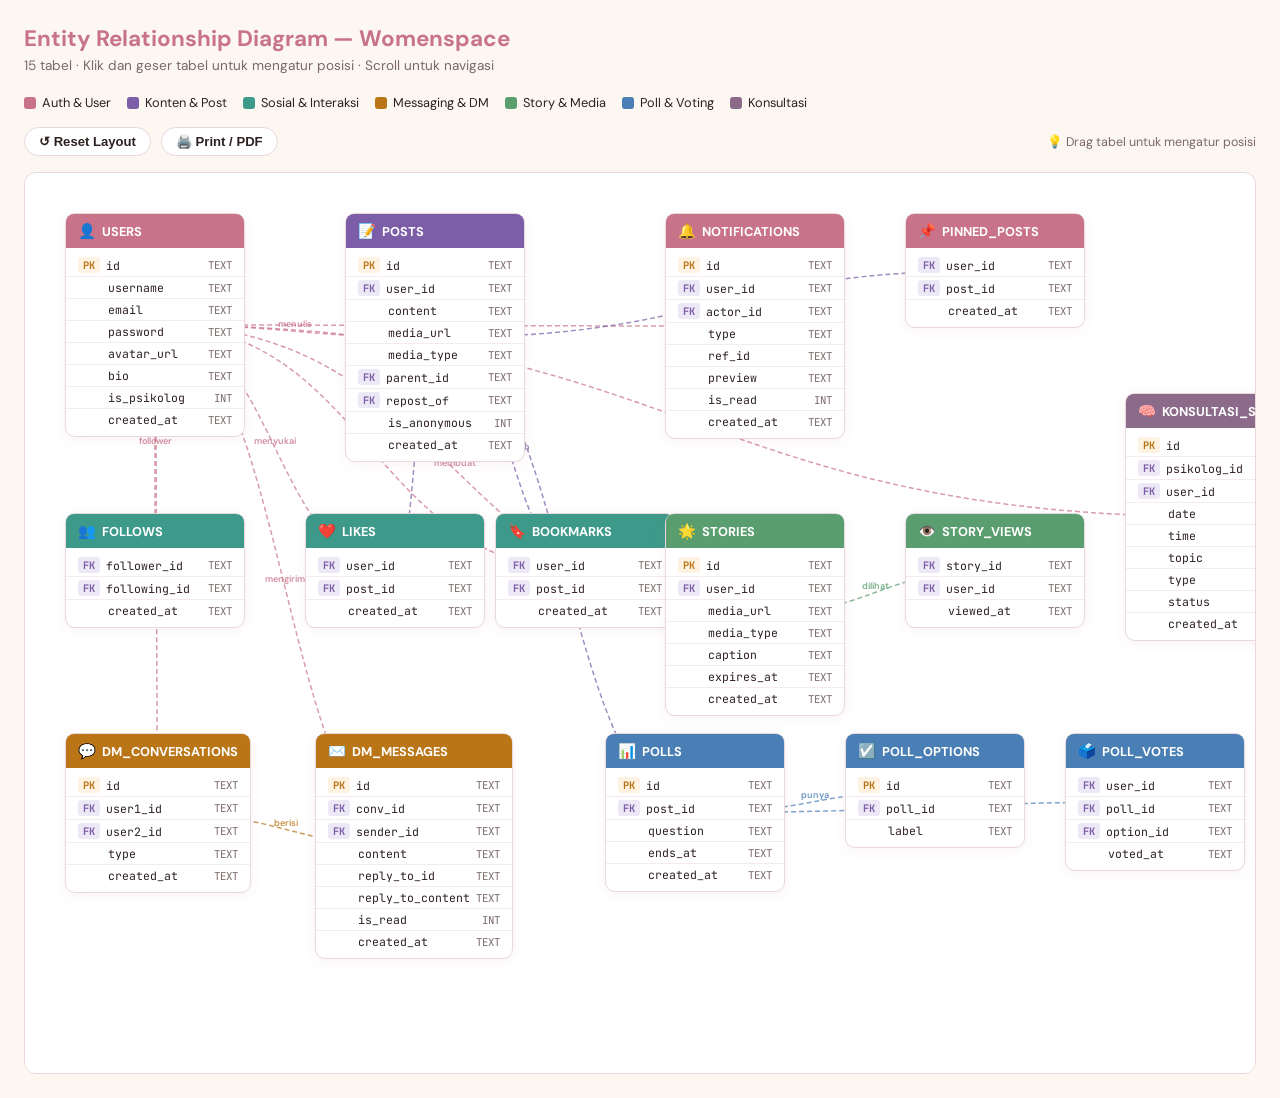
<file: erd_interaktif.html>
<!DOCTYPE html>
<html lang="id">
<head>
<meta charset="UTF-8"/>
<title>ERD — Womenspace</title>
<style>
  @import url('https://fonts.googleapis.com/css2?family=DM+Sans:wght@400;500;600;700&family=JetBrains+Mono:wght@400;500&display=swap');
  :root {
    --rose:#C8738A; --rose-pale:#F5E0E5; --rose-dark:#A85970;
    --purple:#7B5EA7; --teal:#3D9A8A; --amber:#BA7517;
    --text:#2D2020; --muted:#7A6868; --border:#E8D8DC;
    --bg:#FDF7F2; --white:#FFFFFF;
  }
  * { box-sizing:border-box; margin:0; padding:0; }
  body { font-family:'DM Sans',sans-serif; background:var(--bg); color:var(--text); padding:24px; }
  h1 { font-size:1.4rem; font-weight:700; color:var(--rose); margin-bottom:4px; }
  .subtitle { font-size:.85rem; color:var(--muted); margin-bottom:20px; }

  /* Controls */
  .controls { display:flex; gap:10px; margin-bottom:16px; flex-wrap:wrap; align-items:center; }
  .ctrl-btn { padding:6px 14px; border-radius:99px; border:1.5px solid var(--border); background:var(--white); font-size:.82rem; font-weight:600; cursor:pointer; transition:all .2s; color:var(--text); }
  .ctrl-btn:hover, .ctrl-btn.active { background:var(--rose); color:#fff; border-color:var(--rose); }
  .zoom-info { font-size:.78rem; color:var(--muted); margin-left:auto; }

  /* Canvas */
  #canvas-wrap { overflow:auto; border:1px solid var(--border); border-radius:12px; background:var(--white); position:relative; min-height:600px; }
  #canvas { position:relative; width:1600px; min-height:900px; padding:32px; }

  /* Table cards */
  .tbl {
    position:absolute; background:var(--white);
    border:1.5px solid var(--border); border-radius:10px;
    box-shadow:0 2px 12px rgba(200,115,138,.1);
    min-width:180px; font-size:.78rem;
    cursor:move; user-select:none;
    transition:box-shadow .2s;
  }
  .tbl:hover { box-shadow:0 4px 20px rgba(200,115,138,.2); }
  .tbl-head {
    padding:8px 12px; border-radius:8px 8px 0 0;
    font-weight:700; font-size:.8rem; color:#fff;
    display:flex; align-items:center; gap:6px;
  }
  .tbl-head-icon { font-size:.9rem; }
  .tbl-body { padding:6px 0; }
  .tbl-row {
    display:flex; align-items:center; gap:6px;
    padding:3px 12px; font-family:'JetBrains Mono',monospace;
    font-size:.72rem; color:var(--text);
    border-bottom:1px solid #F5EAED;
  }
  .tbl-row:last-child { border:none; }
  .tbl-row .pk { color:var(--amber); font-weight:700; font-size:.65rem; background:#FEF3E2; padding:1px 5px; border-radius:3px; }
  .tbl-row .fk { color:var(--purple); font-weight:700; font-size:.65rem; background:#EDE8F5; padding:1px 5px; border-radius:3px; }
  .tbl-row .col-type { color:var(--muted); font-size:.67rem; margin-left:auto; }

  /* SVG lines */
  #svg-layer { position:absolute; top:0; left:0; width:100%; height:100%; pointer-events:none; overflow:visible; }
  .rel-line { stroke-dasharray:5,3; stroke-width:1.5; fill:none; opacity:.7; }

  /* Legend */
  .legend { display:flex; gap:16px; flex-wrap:wrap; margin-bottom:16px; font-size:.8rem; }
  .legend-item { display:flex; align-items:center; gap:6px; }
  .legend-dot { width:12px; height:12px; border-radius:3px; }
</style>
</head>
<body>

<h1>Entity Relationship Diagram — Womenspace</h1>
<p class="subtitle">15 tabel · Klik dan geser tabel untuk mengatur posisi · Scroll untuk navigasi</p>

<div class="legend">
  <div class="legend-item"><div class="legend-dot" style="background:#C8738A"></div> Auth & User</div>
  <div class="legend-item"><div class="legend-dot" style="background:#7B5EA7"></div> Konten & Post</div>
  <div class="legend-item"><div class="legend-dot" style="background:#3D9A8A"></div> Sosial & Interaksi</div>
  <div class="legend-item"><div class="legend-dot" style="background:#BA7517"></div> Messaging & DM</div>
  <div class="legend-item"><div class="legend-dot" style="background:#5A9E6F"></div> Story & Media</div>
  <div class="legend-item"><div class="legend-dot" style="background:#4A7FB5"></div> Poll & Voting</div>
  <div class="legend-item"><div class="legend-dot" style="background:#8B6A8A"></div> Konsultasi</div>
</div>

<div class="controls">
  <button class="ctrl-btn" onclick="resetLayout()">↺ Reset Layout</button>
  <button class="ctrl-btn" onclick="printDiagram()">🖨️ Print / PDF</button>
  <span class="zoom-info">💡 Drag tabel untuk mengatur posisi</span>
</div>

<div id="canvas-wrap">
  <div id="canvas">
    <svg id="svg-layer"></svg>
  </div>
</div>

<script>
const TABLES = [
  { id:'users', label:'USERS', icon:'👤', color:'#C8738A', x:40, y:40,
    cols:[
      {n:'id',t:'TEXT',pk:true},{n:'username',t:'TEXT'},{n:'email',t:'TEXT'},
      {n:'password',t:'TEXT'},{n:'avatar_url',t:'TEXT'},{n:'bio',t:'TEXT'},
      {n:'is_psikolog',t:'INT'},{n:'created_at',t:'TEXT'}
    ]},
  { id:'posts', label:'POSTS', icon:'📝', color:'#7B5EA7', x:320, y:40,
    cols:[
      {n:'id',t:'TEXT',pk:true},{n:'user_id',t:'TEXT',fk:'users'},
      {n:'content',t:'TEXT'},{n:'media_url',t:'TEXT'},{n:'media_type',t:'TEXT'},
      {n:'parent_id',t:'TEXT',fk:'posts'},{n:'repost_of',t:'TEXT',fk:'posts'},
      {n:'is_anonymous',t:'INT'},{n:'created_at',t:'TEXT'}
    ]},
  { id:'follows', label:'FOLLOWS', icon:'👥', color:'#3D9A8A', x:40, y:340,
    cols:[
      {n:'follower_id',t:'TEXT',fk:'users'},{n:'following_id',t:'TEXT',fk:'users'},
      {n:'created_at',t:'TEXT'}
    ]},
  { id:'likes', label:'LIKES', icon:'❤️', color:'#3D9A8A', x:280, y:340,
    cols:[
      {n:'user_id',t:'TEXT',fk:'users'},{n:'post_id',t:'TEXT',fk:'posts'},
      {n:'created_at',t:'TEXT'}
    ]},
  { id:'bookmarks', label:'BOOKMARKS', icon:'🔖', color:'#3D9A8A', x:470, y:340,
    cols:[
      {n:'user_id',t:'TEXT',fk:'users'},{n:'post_id',t:'TEXT',fk:'posts'},
      {n:'created_at',t:'TEXT'}
    ]},
  { id:'notifications', label:'NOTIFICATIONS', icon:'🔔', color:'#C8738A', x:640, y:40,
    cols:[
      {n:'id',t:'TEXT',pk:true},{n:'user_id',t:'TEXT',fk:'users'},
      {n:'actor_id',t:'TEXT',fk:'users'},{n:'type',t:'TEXT'},
      {n:'ref_id',t:'TEXT'},{n:'preview',t:'TEXT'},
      {n:'is_read',t:'INT'},{n:'created_at',t:'TEXT'}
    ]},
  { id:'dm_conversations', label:'DM_CONVERSATIONS', icon:'💬', color:'#BA7517', x:40, y:560,
    cols:[
      {n:'id',t:'TEXT',pk:true},{n:'user1_id',t:'TEXT',fk:'users'},
      {n:'user2_id',t:'TEXT',fk:'users'},{n:'type',t:'TEXT'},
      {n:'created_at',t:'TEXT'}
    ]},
  { id:'dm_messages', label:'DM_MESSAGES', icon:'✉️', color:'#BA7517', x:290, y:560,
    cols:[
      {n:'id',t:'TEXT',pk:true},{n:'conv_id',t:'TEXT',fk:'dm_conversations'},
      {n:'sender_id',t:'TEXT',fk:'users'},{n:'content',t:'TEXT'},
      {n:'reply_to_id',t:'TEXT'},{n:'reply_to_content',t:'TEXT'},
      {n:'is_read',t:'INT'},{n:'created_at',t:'TEXT'}
    ]},
  { id:'stories', label:'STORIES', icon:'🌟', color:'#5A9E6F', x:640, y:340,
    cols:[
      {n:'id',t:'TEXT',pk:true},{n:'user_id',t:'TEXT',fk:'users'},
      {n:'media_url',t:'TEXT'},{n:'media_type',t:'TEXT'},
      {n:'caption',t:'TEXT'},{n:'expires_at',t:'TEXT'},
      {n:'created_at',t:'TEXT'}
    ]},
  { id:'story_views', label:'STORY_VIEWS', icon:'👁️', color:'#5A9E6F', x:880, y:340,
    cols:[
      {n:'story_id',t:'TEXT',fk:'stories'},{n:'user_id',t:'TEXT',fk:'users'},
      {n:'viewed_at',t:'TEXT'}
    ]},
  { id:'polls', label:'POLLS', icon:'📊', color:'#4A7FB5', x:580, y:560,
    cols:[
      {n:'id',t:'TEXT',pk:true},{n:'post_id',t:'TEXT',fk:'posts'},
      {n:'question',t:'TEXT'},{n:'ends_at',t:'TEXT'},
      {n:'created_at',t:'TEXT'}
    ]},
  { id:'poll_options', label:'POLL_OPTIONS', icon:'☑️', color:'#4A7FB5', x:820, y:560,
    cols:[
      {n:'id',t:'TEXT',pk:true},{n:'poll_id',t:'TEXT',fk:'polls'},
      {n:'label',t:'TEXT'}
    ]},
  { id:'poll_votes', label:'POLL_VOTES', icon:'🗳️', color:'#4A7FB5', x:1040, y:560,
    cols:[
      {n:'user_id',t:'TEXT',fk:'users'},{n:'poll_id',t:'TEXT',fk:'polls'},
      {n:'option_id',t:'TEXT',fk:'poll_options'},{n:'voted_at',t:'TEXT'}
    ]},
  { id:'pinned_posts', label:'PINNED_POSTS', icon:'📌', color:'#C8738A', x:880, y:40,
    cols:[
      {n:'user_id',t:'TEXT',fk:'users'},{n:'post_id',t:'TEXT',fk:'posts'},
      {n:'created_at',t:'TEXT'}
    ]},
  { id:'konsultasi_sessions', label:'KONSULTASI_SESSIONS', icon:'🧠', color:'#8B6A8A', x:1100, y:220,
    cols:[
      {n:'id',t:'TEXT',pk:true},{n:'psikolog_id',t:'TEXT',fk:'users'},
      {n:'user_id',t:'TEXT',fk:'users'},{n:'date',t:'TEXT'},
      {n:'time',t:'TEXT'},{n:'topic',t:'TEXT'},
      {n:'type',t:'TEXT'},{n:'status',t:'TEXT'},
      {n:'created_at',t:'TEXT'}
    ]},
];

const RELATIONS = [
  {from:'users',to:'posts',label:'menulis'},
  {from:'users',to:'follows',label:'follower'},
  {from:'users',to:'likes',label:'menyukai'},
  {from:'users',to:'bookmarks',label:'menyimpan'},
  {from:'users',to:'notifications',label:'menerima'},
  {from:'users',to:'dm_conversations',label:'memulai'},
  {from:'users',to:'dm_messages',label:'mengirim'},
  {from:'users',to:'stories',label:'membuat'},
  {from:'users',to:'konsultasi_sessions',label:'booking'},
  {from:'posts',to:'likes',label:'mendapat'},
  {from:'posts',to:'bookmarks',label:'disimpan'},
  {from:'posts',to:'polls',label:'memiliki'},
  {from:'posts',to:'pinned_posts',label:'dipin'},
  {from:'polls',to:'poll_options',label:'punya'},
  {from:'polls',to:'poll_votes',label:'mendapat'},
  {from:'dm_conversations',to:'dm_messages',label:'berisi'},
  {from:'stories',to:'story_views',label:'dilihat'},
];

const canvas = document.getElementById('canvas');
const svg    = document.getElementById('svg-layer');
const nodes  = {};

// Render tables
TABLES.forEach(t => {
  const el = document.createElement('div');
  el.className = 'tbl';
  el.id = 'tbl-' + t.id;
  el.style.left = t.x + 'px';
  el.style.top  = t.y + 'px';

  const colsHtml = t.cols.map(c => `
    <div class="tbl-row">
      ${c.pk ? '<span class="pk">PK</span>' : c.fk ? '<span class="fk">FK</span>' : '<span style="width:24px;display:inline-block"></span>'}
      <span>${c.n}</span>
      <span class="col-type">${c.t}</span>
    </div>`).join('');

  el.innerHTML = `
    <div class="tbl-head" style="background:${t.color}">
      <span class="tbl-head-icon">${t.icon}</span>
      <span>${t.label}</span>
    </div>
    <div class="tbl-body">${colsHtml}</div>`;

  canvas.appendChild(el);
  nodes[t.id] = el;
  makeDraggable(el);
});

// Draw relation lines
function getCenter(el) {
  const x = parseInt(el.style.left) + el.offsetWidth / 2;
  const y = parseInt(el.style.top)  + el.offsetHeight / 2;
  return { x, y };
}

function drawLines() {
  svg.innerHTML = '';
  RELATIONS.forEach(r => {
    const f = nodes[r.from], t = nodes[r.to];
    if (!f || !t) return;
    const fc = getCenter(f), tc = getCenter(t);
    const mx = (fc.x + tc.x) / 2;

    const path = document.createElementNS('http://www.w3.org/2000/svg','path');
    path.setAttribute('d', `M${fc.x},${fc.y} C${mx},${fc.y} ${mx},${tc.y} ${tc.x},${tc.y}`);

    const colors = { users:'#C8738A', posts:'#7B5EA7', polls:'#4A7FB5', stories:'#5A9E6F', dm_conversations:'#BA7517' };
    const color = colors[r.from] || '#8A7070';
    path.setAttribute('stroke', color);
    path.classList.add('rel-line');

    // Label
    const text = document.createElementNS('http://www.w3.org/2000/svg','text');
    text.setAttribute('x', mx);
    text.setAttribute('y', (fc.y + tc.y) / 2 - 4);
    text.setAttribute('text-anchor','middle');
    text.setAttribute('fill', color);
    text.setAttribute('font-size','9');
    text.setAttribute('font-family','DM Sans, sans-serif');
    text.setAttribute('font-weight','600');
    text.setAttribute('opacity','0.8');
    text.textContent = r.label;

    svg.appendChild(path);
    svg.appendChild(text);
  });
}

// Draggable
function makeDraggable(el) {
  let isDragging = false, startX, startY, origX, origY;
  el.addEventListener('mousedown', e => {
    if (e.target.tagName === 'BUTTON') return;
    isDragging = true;
    startX = e.clientX; startY = e.clientY;
    origX = parseInt(el.style.left); origY = parseInt(el.style.top);
    el.style.zIndex = 100;
    e.preventDefault();
  });
  document.addEventListener('mousemove', e => {
    if (!isDragging) return;
    el.style.left = (origX + e.clientX - startX) + 'px';
    el.style.top  = (origY + e.clientY - startY) + 'px';
    drawLines();
  });
  document.addEventListener('mouseup', () => {
    isDragging = false;
    el.style.zIndex = '';
  });
}

function resetLayout() {
  TABLES.forEach(t => {
    const el = document.getElementById('tbl-' + t.id);
    el.style.left = t.x + 'px';
    el.style.top  = t.y + 'px';
  });
  setTimeout(drawLines, 50);
}

function printDiagram() { window.print(); }

// Initial draw setelah semua elemen ter-render
setTimeout(drawLines, 100);
window.addEventListener('resize', drawLines);
</script>

<style>
@media print {
  .controls, .legend { display:none; }
  #canvas-wrap { border:none; overflow:visible; }
  #canvas { transform:scale(.7); transform-origin:top left; }
  body { padding:0; }
}
</style>
</body>
</html>
</file>
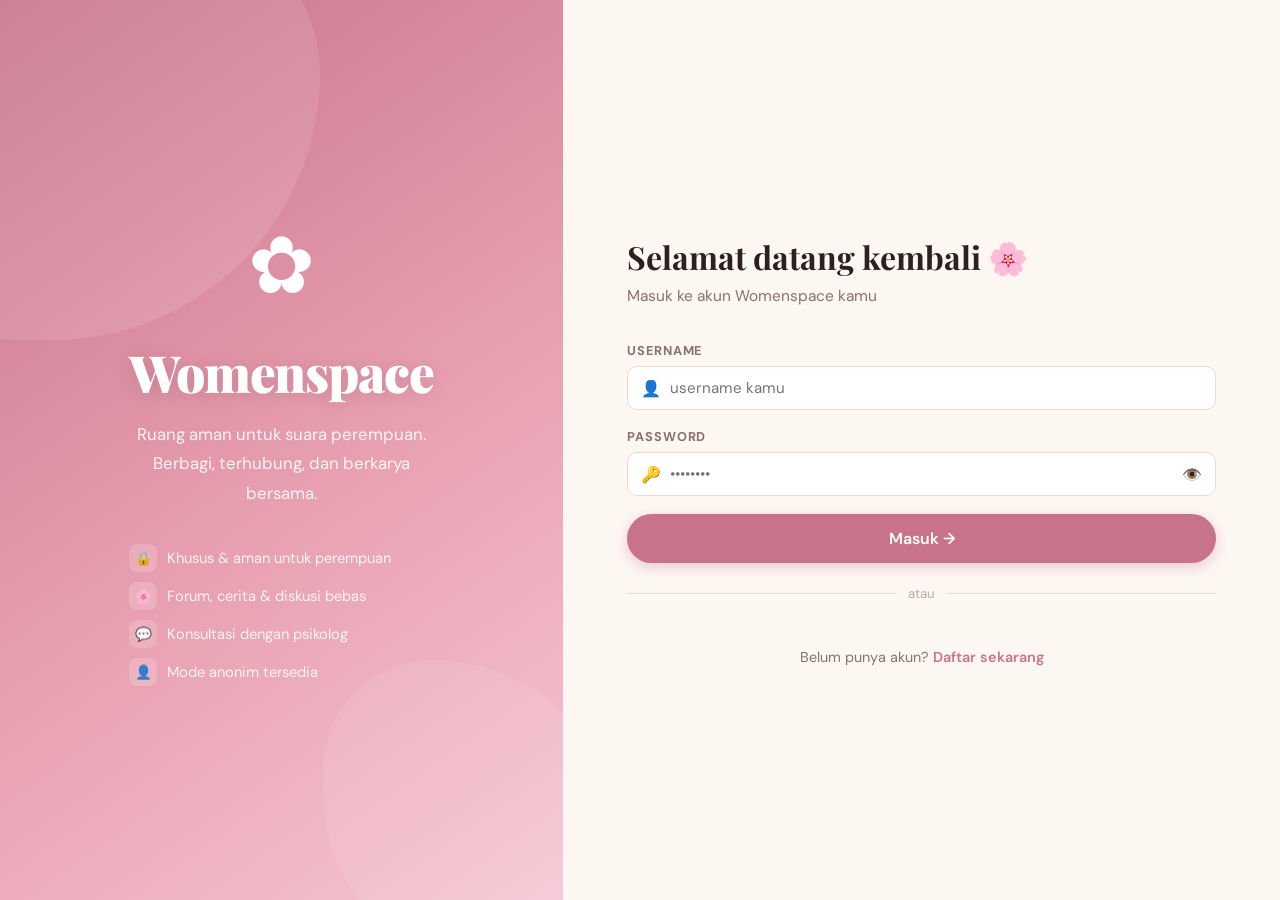
<file: frontend/login.html>
<!DOCTYPE html>
<html lang="id">
<head>
<meta charset="UTF-8"/>
<meta name="viewport" content="width=device-width, initial-scale=1.0"/>
<title>Masuk — Womenspace 🌸</title>
<link rel="stylesheet" href="style.css"/>
<style>
  body { display:flex; min-height:100vh; }

  .auth-split { display:flex; width:100%; min-height:100vh; }

  /* ── Brand panel ── */
  .auth-brand {
    flex: 0 0 44%;
    background: linear-gradient(145deg, #C8738A 0%, #E8A0B0 55%, #F5C6D3 100%);
    position: relative; overflow: hidden;
    display: flex; align-items: center; justify-content: center;
  }
  .brand-blob-1 {
    position:absolute; width:420px; height:420px;
    background:rgba(255,255,255,.1); border-radius:60% 40% 70% 30%;
    top:-80px; left:-100px; animation:blobFloat 9s ease-in-out infinite;
  }
  .brand-blob-2 {
    position:absolute; width:300px; height:300px;
    background:rgba(255,255,255,.08); border-radius:40% 70% 30% 60%;
    bottom:-60px; right:-60px; animation:blobFloat 12s ease-in-out infinite reverse;
  }
  @keyframes blobFloat {
    0%,100% { transform:translate(0,0) rotate(0deg); }
    33%      { transform:translate(20px,15px) rotate(6deg); }
    66%      { transform:translate(-15px,20px) rotate(-4deg); }
  }
  .brand-content { position:relative; z-index:2; text-align:center; color:#fff; padding:48px; }
  .brand-mark { font-size:5rem; display:inline-block; animation:spin 20s linear infinite; margin-bottom:20px; }
  .brand-title { font-family:var(--font-display); font-size:3.2rem; font-weight:900; margin-bottom:14px; letter-spacing:-.02em; text-shadow:0 2px 20px rgba(0,0,0,.12); }
  .brand-sub { font-size:1.05rem; line-height:1.75; opacity:.9; max-width:300px; margin:0 auto 36px; }
  .brand-features { display:flex; flex-direction:column; gap:10px; text-align:left; }
  .brand-feature { display:flex; align-items:center; gap:10px; font-size:.92rem; opacity:.88; }
  .brand-feature-icon { width:28px; height:28px; border-radius:8px; background:rgba(255,255,255,.2); display:flex; align-items:center; justify-content:center; font-size:.85rem; flex-shrink:0; }

  /* ── Form panel ── */
  .auth-form-panel {
    flex:1; display:flex; flex-direction:column;
    justify-content:center; padding:56px 64px;
    background:var(--cream); overflow-y:auto;
  }
  .auth-header { margin-bottom:36px; }
  .auth-header h2 { font-family:var(--font-display); font-size:2rem; font-weight:700; color:var(--text); margin-bottom:8px; }
  .auth-header p { color:var(--text-muted); font-size:.97rem; }

  .auth-footer { margin-top:24px; text-align:center; font-size:.9rem; color:var(--text-muted); }
  .auth-footer a { color:var(--rose); font-weight:600; }

  .divider { display:flex; align-items:center; gap:12px; color:var(--text-light); font-size:.82rem; margin:22px 0; }
  .divider::before, .divider::after { content:''; flex:1; height:1px; background:var(--border); }

  .input-wrap { position:relative; }
  .input-wrap input { padding-left:42px; }
  .input-icon { position:absolute; left:14px; top:50%; transform:translateY(-50%); font-size:1rem; color:var(--text-light); pointer-events:none; }
  .input-wrap .toggle-pw { position:absolute; right:14px; top:50%; transform:translateY(-50%); cursor:pointer; font-size:1rem; color:var(--text-light); pointer-events:all; }

  @media (max-width:768px) {
    .auth-split { flex-direction:column; }
    .auth-brand { flex:0 0 200px; }
    .auth-form-panel { padding:32px 24px; }
    .brand-title { font-size:2rem; }
    .brand-features { display:none; }
  }
</style>
</head>
<body>

<div class="auth-split">
  <!-- Brand -->
  <div class="auth-brand">
    <div class="brand-blob-1"></div>
    <div class="brand-blob-2"></div>
    <div class="brand-content">
      <div class="brand-mark">✿</div>
      <h1 class="brand-title">Womenspace</h1>
      <p class="brand-sub">Ruang aman untuk suara perempuan. Berbagi, terhubung, dan berkarya bersama.</p>
      <div class="brand-features">
        <div class="brand-feature"><div class="brand-feature-icon">🔒</div> Khusus & aman untuk perempuan</div>
        <div class="brand-feature"><div class="brand-feature-icon">🌸</div> Forum, cerita & diskusi bebas</div>
        <div class="brand-feature"><div class="brand-feature-icon">💬</div> Konsultasi dengan psikolog</div>
        <div class="brand-feature"><div class="brand-feature-icon">👤</div> Mode anonim tersedia</div>
      </div>
    </div>
  </div>

  <!-- Form -->
  <div class="auth-form-panel">
    <div class="auth-header">
      <h2>Selamat datang kembali 🌸</h2>
      <p>Masuk ke akun Womenspace kamu</p>
    </div>

    <div class="field-group">
      <label>Username</label>
      <div class="input-wrap">
        <span class="input-icon">👤</span>
        <input type="text" id="username" placeholder="username kamu" autocomplete="username"/>
      </div>
    </div>

    <div class="field-group">
      <label>Password</label>
      <div class="input-wrap">
        <span class="input-icon">🔑</span>
        <input type="password" id="password" placeholder="••••••••" autocomplete="current-password"/>
        <span class="toggle-pw" id="toggle-pw">👁️</span>
      </div>
    </div>

    <div id="login-error" class="form-error hidden"></div>

    <button class="btn btn-primary btn-full btn-lg" id="btn-login">Masuk →</button>

    <div class="divider">atau</div>

    <div class="auth-footer">
      Belum punya akun? <a href="/register.html">Daftar sekarang</a>
    </div>
  </div>
</div>

<script src="js/api.js"></script>
<script>
  // Redirect kalau sudah login
  redirectIfLoggedIn();

  // Toggle password visibility
  document.getElementById("toggle-pw").addEventListener("click", () => {
    const inp = document.getElementById("password");
    inp.type  = inp.type === "password" ? "text" : "password";
  });

  // Login
  async function doLogin() {
    clearError("login-error");
    const username = document.getElementById("username").value.trim();
    const password = document.getElementById("password").value;
    if (!username || !password) { showError("login-error", "Username dan password wajib diisi."); return; }

    const btn = document.getElementById("btn-login");
    btn.disabled = true; btn.textContent = "⏳ Masuk...";

    try {
      const { ok, data } = await api("/auth/login", {
        method: "POST", body: JSON.stringify({ username, password })
      });
      if (!ok) { showError("login-error", data.error || "Username atau password salah."); return; }

      Auth.setToken(data.token);
      Auth.setUser(data.user);
      window.location.href = "/home.html";
    } catch {
      showError("login-error", "Tidak bisa terhubung ke server.");
    } finally {
      btn.disabled = false; btn.textContent = "Masuk →";
    }
  }

  document.getElementById("btn-login").addEventListener("click", doLogin);
  ["username","password"].forEach(id => {
    document.getElementById(id).addEventListener("keydown", e => { if (e.key === "Enter") doLogin(); });
  });
</script>
</body>
</html>
</file>
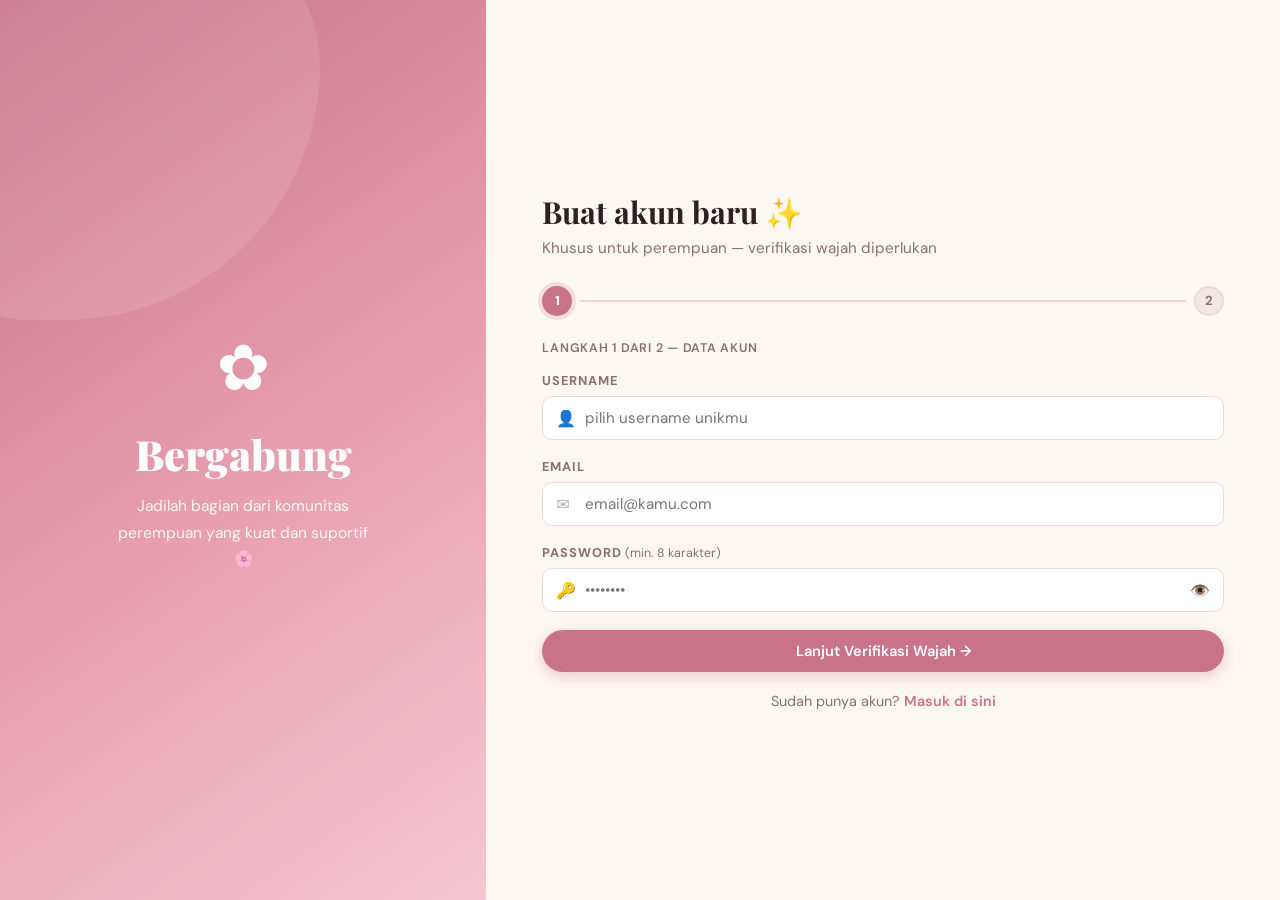
<file: frontend/register.html>
<!DOCTYPE html>
<html lang="id">
<head>
<meta charset="UTF-8"/>
<meta name="viewport" content="width=device-width, initial-scale=1.0"/>
<title>Daftar — Womenspace 🌸</title>
<link rel="stylesheet" href="style.css"/>
<style>
  body { display:flex; min-height:100vh; }
  .auth-split { display:flex; width:100%; min-height:100vh; }
  .auth-brand {
    flex:0 0 38%;
    background:linear-gradient(145deg,#C8738A 0%,#E8A0B0 55%,#F5C6D3 100%);
    position:relative; overflow:hidden;
    display:flex; align-items:center; justify-content:center;
  }
  .brand-blob { position:absolute; width:400px; height:400px; background:rgba(255,255,255,.1); border-radius:60% 40% 70% 30%; top:-80px; left:-80px; animation:blobFloat 9s ease-in-out infinite; }
  @keyframes blobFloat { 0%,100%{transform:translate(0,0) rotate(0deg)}33%{transform:translate(20px,15px) rotate(6deg)}66%{transform:translate(-15px,20px) rotate(-4deg)} }
  .brand-content { position:relative; z-index:2; text-align:center; color:#fff; padding:40px; }
  .brand-mark { font-size:4rem; display:inline-block; animation:spin 20s linear infinite; margin-bottom:16px; }
  .brand-title { font-family:var(--font-display); font-size:2.6rem; font-weight:900; margin-bottom:12px; }
  .brand-sub { font-size:.97rem; line-height:1.7; opacity:.9; max-width:260px; margin:0 auto; }

  .auth-form-panel {
    flex:1; display:flex; flex-direction:column; justify-content:center;
    padding:48px 56px; background:var(--cream); overflow-y:auto;
  }
  .auth-header { margin-bottom:28px; }
  .auth-header h2 { font-family:var(--font-display); font-size:1.9rem; font-weight:700; margin-bottom:6px; }
  .auth-header p { color:var(--text-muted); font-size:.95rem; }

  .reg-step { display:none; animation:fadeUp .3s ease; }
  .reg-step.active { display:block; }

  .face-preview-wrap { text-align:center; margin-bottom:16px; }
  .face-preview-wrap img { max-height:200px; border-radius:var(--radius); margin:0 auto 12px; object-fit:cover; box-shadow:var(--shadow); }

  .auth-footer { margin-top:20px; text-align:center; font-size:.9rem; color:var(--text-muted); }
  .auth-footer a { color:var(--rose); font-weight:600; }

  .input-wrap { position:relative; }
  .input-wrap input { padding-left:42px; }
  .input-icon { position:absolute; left:14px; top:50%; transform:translateY(-50%); font-size:1rem; color:var(--text-light); pointer-events:none; }
  .toggle-pw { position:absolute; right:14px; top:50%; transform:translateY(-50%); cursor:pointer; color:var(--text-light); background:none; border:none; font-size:1rem; }

  .btn-back-step { background:none; color:var(--text-muted); font-size:.9rem; margin-bottom:14px; display:inline-flex; align-items:center; gap:6px; cursor:pointer; border:none; font-family:inherit; }
  .btn-back-step:hover { color:var(--rose); }

  /* Action buttons bawah */
  .verify-actions { display:flex; flex-direction:column; gap:10px; margin-top:4px; }

  @media (max-width:768px) {
    .auth-split { flex-direction:column; }
    .auth-brand { flex:0 0 160px; }
    .auth-form-panel { padding:28px 20px; }
  }
</style>
</head>
<body>

<div class="auth-split">
  <!-- Brand -->
  <div class="auth-brand">
    <div class="brand-blob"></div>
    <div class="brand-content">
      <div class="brand-mark">✿</div>
      <h1 class="brand-title">Bergabung</h1>
      <p class="brand-sub">Jadilah bagian dari komunitas perempuan yang kuat dan suportif 🌸</p>
    </div>
  </div>

  <!-- Form -->
  <div class="auth-form-panel">
    <div class="auth-header">
      <h2>Buat akun baru ✨</h2>
      <p>Khusus untuk perempuan — verifikasi wajah diperlukan</p>
    </div>

    <!-- Step indicator -->
    <div class="step-indicator">
      <div class="step-dot active" id="dot-1">1</div>
      <div class="step-line" id="line-1"></div>
      <div class="step-dot" id="dot-2">2</div>
    </div>

    <!-- ── STEP 1: Data Akun ── -->
    <div class="reg-step active" id="step-1">
      <p class="step-label">Langkah 1 dari 2 — Data Akun</p>

      <div class="field-group">
        <label>Username</label>
        <div class="input-wrap">
          <span class="input-icon">👤</span>
          <input type="text" id="reg-username" placeholder="pilih username unikmu" autocomplete="username"/>
        </div>
      </div>
      <div class="field-group">
        <label>Email</label>
        <div class="input-wrap">
          <span class="input-icon">✉️</span>
          <input type="email" id="reg-email" placeholder="email@kamu.com" autocomplete="email"/>
        </div>
      </div>
      <div class="field-group">
        <label>Password <small>(min. 8 karakter)</small></label>
        <div class="input-wrap">
          <span class="input-icon">🔑</span>
          <input type="password" id="reg-password" placeholder="••••••••" autocomplete="new-password"/>
          <button class="toggle-pw" id="toggle-reg-pw" type="button">👁️</button>
        </div>
      </div>

      <div id="step1-error" class="form-error hidden"></div>
      <button class="btn btn-primary btn-full" id="btn-next">
        Lanjut Verifikasi Wajah →
      </button>

      <div class="auth-footer">
        Sudah punya akun? <a href="/login.html">Masuk di sini</a>
      </div>
    </div>

    <!-- ── STEP 2: Verifikasi Wajah ── -->
    <div class="reg-step" id="step-2">
      <button class="btn-back-step" id="btn-back">← Kembali ubah data akun</button>
      <p class="step-label">Langkah 2 dari 2 — Verifikasi Wajah</p>

      <!-- Upload area -->
      <div class="face-upload-area" id="face-upload-area"
           onclick="document.getElementById('face-input').click()">
        <div style="font-size:2.5rem;margin-bottom:10px">📸</div>
        <p style="font-weight:600;margin-bottom:6px">Unggah foto wajahmu</p>
        <p style="font-size:.85rem;color:var(--text-muted)">
          Pastikan wajah terlihat jelas, pencahayaan cukup, tidak pakai masker
        </p>
        <p style="font-size:.78rem;color:var(--rose-light);margin-top:8px">
          Format: JPG, PNG, WEBP
        </p>
        <input type="file" id="face-input" accept="image/jpeg,image/png,image/webp" hidden/>
      </div>

      <!-- Preview setelah foto dipilih -->
      <div class="face-preview-wrap hidden" id="face-preview-wrap">
        <img id="face-preview" alt="Preview wajah"/>
        <div id="face-status" class="face-status"></div>
      </div>

      <div id="step2-error" class="form-error hidden"></div>

      <!-- Action buttons -->
      <div class="verify-actions">
        <button class="btn btn-primary btn-full" id="btn-verify">
          🌸 Verifikasi & Buat Akun
        </button>
        <!-- Tombol ganti foto — muncul setelah gagal -->
        <button class="btn btn-outline btn-full hidden" id="btn-ganti-foto">
          📷 Ganti Foto
        </button>
      </div>

      <p style="font-size:.78rem;color:var(--text-muted);text-align:center;margin-top:14px">
        🔒 Foto hanya digunakan untuk verifikasi gender, tidak disimpan permanen
      </p>
    </div>
  </div>
</div>

<!-- Success Overlay -->
<div id="success-overlay" class="hidden"
     style="position:fixed;inset:0;z-index:9999;
            background:linear-gradient(135deg,#F5E0E5 0%,#FDF7F2 100%);
            display:flex;align-items:center;justify-content:center;">
  <div style="text-align:center;padding:48px 40px;max-width:440px;width:90%;
              background:#fff;border-radius:24px;
              box-shadow:0 20px 60px rgba(200,115,138,.25);
              animation:slideUp .4s ease;">
    <div style="font-size:4rem;margin-bottom:16px;display:inline-block;animation:pop .5s ease">🌸</div>
    <h2 style="font-family:'Playfair Display',serif;font-size:1.8rem;color:#2D2020;margin-bottom:10px;">
      Akun Berhasil Dibuat!
    </h2>
    <p style="color:#8A7070;margin-bottom:6px;">
      Halo, <strong id="overlay-username" style="color:#C8738A"></strong>! 👋
    </p>
    <p style="color:#8A7070;font-size:.92rem;line-height:1.7;margin-bottom:24px;">
      Kamu sudah resmi bergabung di <strong>Womenspace</strong>.<br/>
      Ruang aman khusus perempuan.
    </p>
    <div style="background:#F5E0E5;color:#C8738A;padding:12px 24px;border-radius:50px;
                font-weight:700;margin-bottom:20px;display:inline-block;">
      Masuk otomatis dalam <span id="countdown">5</span> detik...
    </div><br/>
    <button class="btn btn-primary" id="btn-enter" style="margin-top:8px">
      Masuk Sekarang →
    </button>
  </div>
</div>

<script src="js/api.js?v=mediafix2"></script>
<script>
redirectIfLoggedIn();

// Toggle password
document.getElementById("toggle-reg-pw").addEventListener("click", () => {
  const inp = document.getElementById("reg-password");
  inp.type  = inp.type === "password" ? "text" : "password";
});

// ── Step 1 → Step 2 ────────────────────────────
document.getElementById("btn-next").addEventListener("click", () => {
  clearError("step1-error");
  const username = document.getElementById("reg-username").value.trim();
  const email    = document.getElementById("reg-email").value.trim();
  const password = document.getElementById("reg-password").value;

  if (!username)                      { showError("step1-error","Username wajib diisi."); return; }
  if (username.length < 3)            { showError("step1-error","Username minimal 3 karakter."); return; }
  if (!email || !email.includes("@")) { showError("step1-error","Email tidak valid."); return; }
  if (password.length < 8)            { showError("step1-error","Password minimal 8 karakter."); return; }

  goToStep2();
});

function goToStep2() {
  document.getElementById("step-1").classList.remove("active");
  document.getElementById("step-2").classList.add("active");
  document.getElementById("dot-1").classList.replace("active","done");
  document.getElementById("line-1").classList.add("done");
  document.getElementById("dot-2").classList.add("active");
  resetFotoState();
}

// ── Kembali ke Step 1 ──────────────────────────
document.getElementById("btn-back").addEventListener("click", () => {
  document.getElementById("step-2").classList.remove("active");
  document.getElementById("step-1").classList.add("active");
  document.getElementById("dot-2").classList.remove("active");
  document.getElementById("line-1").classList.remove("done");
  document.getElementById("dot-1").classList.replace("done","active");
});

// ── Reset state foto ───────────────────────────
function resetFotoState() {
  document.getElementById("face-input").value        = "";
  document.getElementById("face-preview-wrap").classList.add("hidden");
  document.getElementById("face-upload-area").classList.remove("hidden");
  document.getElementById("face-status").className   = "face-status";
  document.getElementById("face-status").textContent = "";
  document.getElementById("btn-ganti-foto").classList.add("hidden");
  document.getElementById("btn-verify").textContent  = "🌸 Verifikasi & Buat Akun";
  clearError("step2-error");
}

// ── Preview foto setelah dipilih ───────────────
document.getElementById("face-input").addEventListener("change", () => {
  const file = document.getElementById("face-input").files[0];
  if (!file) return;
  document.getElementById("face-preview").src = URL.createObjectURL(file);
  document.getElementById("face-preview-wrap").classList.remove("hidden");
  document.getElementById("face-upload-area").classList.add("hidden");
  document.getElementById("face-status").className   = "face-status";
  document.getElementById("face-status").textContent = "";
  document.getElementById("btn-ganti-foto").classList.add("hidden");
  document.getElementById("btn-verify").textContent  = "🌸 Verifikasi & Buat Akun";
  clearError("step2-error");
});

// ── Tombol Ganti Foto ──────────────────────────
document.getElementById("btn-ganti-foto").addEventListener("click", () => {
  resetFotoState();
  // Langsung buka file picker
  setTimeout(() => document.getElementById("face-input").click(), 100);
});

// ── Verifikasi & Register ──────────────────────
document.getElementById("btn-verify").addEventListener("click", async () => {
  clearError("step2-error");
  const file = document.getElementById("face-input").files[0];
  if (!file) {
    showError("step2-error","Pilih foto wajahmu terlebih dahulu.");
    return;
  }

  const username = document.getElementById("reg-username").value.trim();
  const email    = document.getElementById("reg-email").value.trim();
  const password = document.getElementById("reg-password").value;

  const statusEl = document.getElementById("face-status");
  const btn      = document.getElementById("btn-verify");
  const backBtn  = document.getElementById("btn-back");
  const gantiBtn = document.getElementById("btn-ganti-foto");

  function setStatus(type, msg) {
    statusEl.className   = `face-status ${type}`;
    statusEl.textContent = msg;
  }

  // Disable semua tombol
  btn.disabled = true; backBtn.disabled = true;
  btn.textContent = "⏳ Menganalisis wajah...";
  setStatus("loading", "⏳ AI sedang menganalisis wajahmu... mohon tunggu");

  // ── 1. Verifikasi wajah ───────────────────────
  let vRes;
  try {
    const faceForm = new FormData();
    faceForm.append("face_photo", file);
    vRes = await api("/auth/verify-face", { method:"POST", body:faceForm });
  } catch {
    setStatus("error","❌ Tidak bisa terhubung ke server. Pastikan backend jalan.");
    btn.disabled = false; backBtn.disabled = false;
    btn.textContent = "🌸 Verifikasi & Buat Akun";
    return;
  }

  // Verifikasi GAGAL
  if (!vRes.ok || !vRes.data.allowed) {
    setStatus("error", "❌ " + (vRes.data?.message || "Verifikasi wajah gagal."));
    btn.disabled = false; backBtn.disabled = false;
    btn.textContent = "🔄 Coba Lagi";
    // Tampilkan tombol ganti foto
    gantiBtn.classList.remove("hidden");
    return;
  }

  // Verifikasi BERHASIL
  gantiBtn.classList.add("hidden");
  setStatus("success", `✅ Wajah terverifikasi! (${(vRes.data.confidence*100).toFixed(1)}% perempuan)`);
  btn.textContent = "⏳ Membuat akun...";

  // ── 2. Register ───────────────────────────────
  let rRes;
  try {
    rRes = await api("/auth/register", {
      method:"POST",
      body: JSON.stringify({ username, email, password, ml_verified:true })
    });
  } catch {
    setStatus("error","❌ Gagal membuat akun. Coba lagi.");
    btn.disabled = false; backBtn.disabled = false;
    btn.textContent = "🌸 Verifikasi & Buat Akun";
    return;
  }

  btn.disabled = false; backBtn.disabled = false;
  btn.textContent = "🌸 Verifikasi & Buat Akun";

  if (!rRes.ok) {
    setStatus("error","❌ " + (rRes.data?.error || "Pendaftaran gagal."));
    return;
  }

  // ── SUCCESS ───────────────────────────────────
  Auth.setToken(rRes.data.token);
  const meRes = await api("/auth/me");
  if (meRes.ok) Auth.setUser(meRes.data);

  const displayName = Auth.getUser()?.username || username;
  document.getElementById("overlay-username").textContent = "@" + displayName;
  document.getElementById("success-overlay").classList.remove("hidden");

  // Countdown
  let count = 5;
  const numEl = document.getElementById("countdown");
  const timer = setInterval(() => {
    count--;
    numEl.textContent = count;
    if (count <= 0) { clearInterval(timer); window.location.href = "/home.html"; }
  }, 1000);

  document.getElementById("btn-enter").addEventListener("click", () => {
    clearInterval(timer);
    window.location.href = "/home.html";
  });
});

// Enter key di step 1
["reg-username","reg-email","reg-password"].forEach(id => {
  document.getElementById(id).addEventListener("keydown", e => {
    if (e.key === "Enter") document.getElementById("btn-next").click();
  });
});
</script>
</body>
</html>
</file>
<file: frontend/style.css>
@import url('https://fonts.googleapis.com/css2?family=Playfair+Display:ital,wght@0,400;0,700;0,900;1,400&family=DM+Sans:wght@300;400;500;600;700&display=swap');

:root {
  --rose:         #C8738A;
  --rose-dark:    #A85970;
  --rose-light:   #E8A0B0;
  --rose-pale:    #F5E0E5;
  --rose-ultra:   #FDF0F3;
  --cream:        #FDF7F2;
  --cream-dark:   #F0E8E2;
  --blush:        #F9EEF1;
  --text:         #2D2020;
  --text-muted:   #8A7070;
  --text-light:   #B8A8A8;
  --border:       #EDD8DC;
  --border-light: #F5EAED;
  --white:        #FFFFFF;
  --danger:       #D94F4F;
  --success:      #5BAD87;
  --warning:      #E8A020;
  --shadow-sm:    0 1px 8px rgba(200,115,138,.08);
  --shadow:       0 2px 20px rgba(200,115,138,.12);
  --shadow-md:    0 8px 40px rgba(200,115,138,.18);
  --shadow-lg:    0 20px 60px rgba(200,115,138,.25);
  --radius-xs:    6px; --radius-sm: 10px; --radius: 16px;
  --radius-lg:    24px; --radius-full: 9999px;
  --font-display: 'Playfair Display', Georgia, serif;
  --font-body:    'DM Sans', system-ui, sans-serif;
  --nav-w:        240px;
  --transition:   .2s cubic-bezier(.4,0,.2,1);
  --transition-s: .35s cubic-bezier(.4,0,.2,1);
}

*, *::before, *::after { box-sizing: border-box; margin: 0; padding: 0; }
html { font-size: 16px; scroll-behavior: smooth; -webkit-font-smoothing: antialiased; }
body { font-family: var(--font-body); background: var(--cream); color: var(--text); min-height: 100vh; }
a { color: var(--rose); text-decoration: none; }
button { cursor: pointer; border: none; background: none; font-family: inherit; }
input, textarea, select {
  font-family: inherit; font-size: .95rem; outline: none;
  border: 1.5px solid var(--border); border-radius: var(--radius-sm);
  padding: 11px 14px; width: 100%; background: var(--white); color: var(--text);
  transition: border-color var(--transition), box-shadow var(--transition);
}
input:focus, textarea:focus { border-color: var(--rose); box-shadow: 0 0 0 3px rgba(200,115,138,.15); }
textarea { resize: vertical; min-height: 80px; }
img { max-width: 100%; display: block; }
::-webkit-scrollbar { width: 6px; }
::-webkit-scrollbar-track { background: var(--cream); }
::-webkit-scrollbar-thumb { background: var(--rose-light); border-radius: var(--radius-full); }
.hidden { display: none !important; }

@keyframes fadeUp  { from { opacity:0; transform:translateY(16px); } to { opacity:1; transform:translateY(0); } }
@keyframes fadeIn  { from { opacity:0; } to { opacity:1; } }
@keyframes slideUp { from { opacity:0; transform:translateY(24px); } to { opacity:1; transform:translateY(0); } }
@keyframes spin    { to { transform:rotate(360deg); } }
@keyframes shimmer { from { background-position:-200% 0; } to { background-position:200% 0; } }
@keyframes bounce  { 0%,100% { transform:translateY(0); } 50% { transform:translateY(-5px); } }
@keyframes pop     { 0% { transform:scale(.8); } 80% { transform:scale(1.05); } 100% { transform:scale(1); } }

/* BUTTONS */
.btn {
  display: inline-flex; align-items: center; justify-content: center; gap: 7px;
  padding: 11px 22px; border-radius: var(--radius-full);
  font-weight: 600; font-size: .92rem; transition: all var(--transition);
  cursor: pointer; border: none; white-space: nowrap; font-family: inherit;
}
.btn-primary { background: var(--rose); color: #fff; box-shadow: 0 4px 14px rgba(200,115,138,.35); }
.btn-primary:hover { background: var(--rose-dark); transform: translateY(-1px); box-shadow: 0 6px 20px rgba(200,115,138,.45); }
.btn-primary:active { transform: scale(.97); }
.btn-primary:disabled { opacity:.6; cursor:not-allowed; transform:none; }
.btn-outline { background: transparent; color: var(--rose); border: 1.5px solid var(--rose); }
.btn-outline:hover { background: var(--rose-pale); }
.btn-ghost { background: var(--cream-dark); color: var(--text-muted); }
.btn-ghost:hover { background: var(--rose-pale); color: var(--rose); }
.btn-danger { background: var(--danger); color: #fff; }
.btn-danger:hover { background: #b93e3e; }
.btn-sm { padding: 7px 16px; font-size: .85rem; }
.btn-lg { padding: 14px 28px; font-size: 1rem; }
.btn-full { width: 100%; }
.btn-icon { padding: 9px; aspect-ratio: 1; border-radius: var(--radius-full); }

/* FORM */
.field-group { margin-bottom: 18px; }
.field-group label { display:block; font-size:.8rem; font-weight:700; text-transform:uppercase; letter-spacing:.07em; color:var(--text-muted); margin-bottom:7px; }
.field-group small { font-size:.78rem; text-transform:none; letter-spacing:0; font-weight:400; }
.form-error { background:#fde8e8; border:1px solid #f5c2c2; color:#c0392b; border-radius:var(--radius-sm); padding:10px 14px; font-size:.88rem; margin-bottom:14px; animation:fadeUp .2s ease; }
.form-success { background:#d4f5e9; border:1px solid #a8e6cc; color:#2d8a5e; border-radius:var(--radius-sm); padding:10px 14px; font-size:.88rem; margin-bottom:14px; }

/* CARD */
.card { background:var(--white); border:1.5px solid var(--border); border-radius:var(--radius); padding:20px; box-shadow:var(--shadow); }

/* AVATAR */
.avatar { border-radius:var(--radius-full); overflow:hidden; background:var(--rose-pale); display:flex; align-items:center; justify-content:center; font-size:1.1rem; flex-shrink:0; }
.avatar img { width:100%; height:100%; object-fit:cover; }
.avatar-sm { width:32px; height:32px; font-size:.85rem; }
.avatar-md { width:44px; height:44px; }
.avatar-lg { width:64px; height:64px; font-size:1.5rem; }
.avatar-xl { width:88px; height:88px; font-size:2rem; border:3px solid var(--border); }

/* BADGE */
.badge { display:inline-flex; align-items:center; gap:4px; padding:3px 10px; border-radius:var(--radius-full); font-size:.75rem; font-weight:700; }
.badge-rose { background:var(--rose-pale); color:var(--rose); }
.badge-success { background:#d4f5e9; color:var(--success); }
.badge-anon { background:#f0e8f5; color:#8A5BA8; }

/* NAVBAR */
.navbar {
  position:fixed; top:0; left:0; width:var(--nav-w); height:100vh;
  background:var(--white); border-right:1.5px solid var(--border);
  display:flex; flex-direction:column; padding:28px 16px; z-index:100; box-shadow:var(--shadow-sm);
}
.nav-logo { display:flex; align-items:center; gap:10px; margin-bottom:36px; padding:0 8px; }
.nav-logo-mark {
  width:36px; height:36px; border-radius:var(--radius-sm);
  background:linear-gradient(135deg,var(--rose) 0%,var(--rose-light) 100%);
  display:flex; align-items:center; justify-content:center;
  font-size:1.1rem; box-shadow:0 4px 12px rgba(200,115,138,.35);
  animation:spin 20s linear infinite;
}
.nav-logo-text { font-family:var(--font-display); font-size:1.25rem; font-weight:900; color:var(--rose); }
.nav-links { display:flex; flex-direction:column; gap:2px; flex:1; }
.nav-btn {
  display:flex; align-items:center; gap:12px; padding:11px 14px;
  border-radius:var(--radius-sm); color:var(--text-muted); font-weight:500; font-size:.93rem;
  transition:all var(--transition); position:relative; text-decoration:none;
}
.nav-btn svg { width:20px; height:20px; flex-shrink:0; fill:currentColor; }
.nav-btn:hover { background:var(--blush); color:var(--rose); }
.nav-btn.active { background:var(--rose-pale); color:var(--rose); font-weight:700; }
.nav-btn.active::before { content:''; position:absolute; left:0; top:20%; bottom:20%; width:3px; background:var(--rose); border-radius:0 99px 99px 0; }
.nav-notif-dot { width:8px; height:8px; border-radius:50%; background:var(--rose); position:absolute; right:12px; top:10px; animation:bounce 1.5s ease-in-out infinite; }
.nav-section { font-size:.7rem; font-weight:700; text-transform:uppercase; letter-spacing:.1em; color:var(--text-light); padding:14px 14px 6px; }
.nav-bottom { margin-top:auto; padding-top:16px; border-top:1px solid var(--border); }
.nav-user { display:flex; align-items:center; gap:10px; padding:8px 10px; border-radius:var(--radius-sm); cursor:pointer; }
.nav-user:hover { background:var(--blush); }
.nav-user-name { font-weight:600; font-size:.88rem; white-space:nowrap; overflow:hidden; text-overflow:ellipsis; }
.nav-user-handle { font-size:.76rem; color:var(--text-muted); }

/* LAYOUT */
.app-layout { display:flex; min-height:100vh; }
.app-main { margin-left:var(--nav-w); flex:1; max-width:680px; padding:28px 24px 48px; }

/* TABS */
.tabs { display:flex; position:relative; border-bottom:1.5px solid var(--border); margin-bottom:20px; }
.tab-btn { flex:1; padding:13px; font-weight:600; font-size:.92rem; color:var(--text-muted); transition:color var(--transition); text-align:center; }
.tab-btn.active { color:var(--rose); }
.tab-indicator { position:absolute; bottom:-1.5px; height:2.5px; background:var(--rose); border-radius:2px; transition:all var(--transition); }

/* POST CARD */
.post-card { background:var(--white); border:1.5px solid var(--border); border-radius:var(--radius); padding:18px 20px; margin-bottom:12px; box-shadow:var(--shadow-sm); transition:all var(--transition); animation:fadeUp .25s ease; }
.post-card:hover { border-color:var(--rose-light); box-shadow:var(--shadow); }
.post-header { display:flex; align-items:flex-start; gap:12px; margin-bottom:12px; }
.post-author { flex:1; }
.post-author-name { font-weight:700; font-size:.95rem; color:var(--text); cursor:pointer; }
.post-author-name:hover { color:var(--rose); }
.post-time { font-size:.78rem; color:var(--text-light); }
.post-content { font-size:.97rem; line-height:1.7; margin-bottom:14px; }
.post-content .mention { color:var(--rose); font-weight:600; cursor:pointer; }
.post-media { margin-bottom:14px; border-radius:var(--radius-sm); overflow:hidden; }
.post-media img, .post-media video { width:100%; }
.post-media audio { width:100%; }
.post-actions { display:flex; gap:2px; align-items:center; }
.action-btn { display:flex; align-items:center; gap:5px; padding:7px 12px; border-radius:var(--radius-full); font-size:.83rem; font-weight:600; color:var(--text-muted); transition:all var(--transition); }
.action-btn:hover { background:var(--rose-pale); color:var(--rose); }
.action-btn.liked { color:var(--rose); }
.action-btn.bookmarked { color:var(--rose); }
.anon-label { font-size:.8rem; color:#8A5BA8; font-weight:600; background:#f0e8f5; padding:2px 10px; border-radius:var(--radius-full); }

/* COMPOSE */
.compose-box { background:var(--white); border:1.5px solid var(--border); border-radius:var(--radius); padding:18px 20px; margin-bottom:20px; box-shadow:var(--shadow-sm); }
.compose-inner { display:flex; gap:12px; }
.compose-right { flex:1; }
.compose-textarea { border:none!important; background:transparent!important; font-size:1rem; padding:4px 0!important; box-shadow:none!important; min-height:60px; }
.compose-footer { display:flex; align-items:center; gap:8px; margin-top:12px; padding-top:12px; border-top:1px solid var(--border-light); flex-wrap:wrap; }
.compose-tools { display:flex; gap:4px; flex:1; }
.compose-tool { width:34px; height:34px; border-radius:var(--radius-full); background:var(--blush); color:var(--rose); display:flex; align-items:center; justify-content:center; font-size:.95rem; cursor:pointer; transition:background var(--transition); }
.compose-tool:hover { background:var(--rose-pale); }
.anon-toggle { display:flex; align-items:center; gap:6px; font-size:.82rem; color:var(--text-muted); cursor:pointer; user-select:none; }
.anon-toggle input[type=checkbox] { width:auto; }

/* STORY */
.story-bar { display:flex; gap:14px; overflow-x:auto; padding-bottom:4px; margin-bottom:20px; scrollbar-width:none; }
.story-bar::-webkit-scrollbar { display:none; }
.story-item { display:flex; flex-direction:column; align-items:center; gap:6px; cursor:pointer; flex-shrink:0; }
.story-ring { width:58px; height:58px; border-radius:50%; padding:2.5px; transition:transform var(--transition); }
.story-ring.unseen { background:linear-gradient(135deg,#C8738A 0%,#F5C6D3 100%); }
.story-ring.seen { background:var(--cream-dark); }
.story-ring:hover { transform:scale(1.06); }
.story-inner { width:100%; height:100%; border-radius:50%; border:2.5px solid var(--white); overflow:hidden; background:var(--rose-pale); display:flex; align-items:center; justify-content:center; font-size:1.4rem; }
.story-inner img { width:100%; height:100%; object-fit:cover; }
.story-label { font-size:.71rem; color:var(--text-muted); font-weight:500; max-width:58px; text-align:center; white-space:nowrap; overflow:hidden; text-overflow:ellipsis; }

/* CHAT / DM */
.dm-layout { display:flex; height:calc(100vh - 0px); overflow:hidden; }
.dm-sidebar { width:280px; border-right:1.5px solid var(--border); overflow-y:auto; flex-shrink:0; }
.dm-main { flex:1; display:flex; flex-direction:column; min-width:0; }
.dm-item { display:flex; align-items:center; gap:12px; padding:14px 16px; cursor:pointer; transition:background var(--transition); border-bottom:1px solid var(--border-light); }
.dm-item:hover { background:var(--blush); }
.dm-item.active { background:var(--rose-pale); }
.dm-item-info { flex:1; min-width:0; }
.dm-item-name { font-weight:600; font-size:.92rem; }
.dm-item-preview { font-size:.82rem; color:var(--text-muted); white-space:nowrap; overflow:hidden; text-overflow:ellipsis; }
.dm-unread { width:18px; height:18px; border-radius:50%; background:var(--rose); color:#fff; font-size:.7rem; font-weight:700; display:flex; align-items:center; justify-content:center; flex-shrink:0; }
.chat-header { padding:14px 20px; border-bottom:1.5px solid var(--border); display:flex; align-items:center; gap:12px; background:var(--white); flex-shrink:0; }
.chat-messages { flex:1; overflow-y:auto; padding:20px; display:flex; flex-direction:column; gap:10px; }
.bubble-wrap { display:flex; gap:8px; align-items:flex-end; }
.bubble-wrap.mine { flex-direction:row-reverse; }
.bubble { max-width:68%; padding:10px 14px; border-radius:18px; font-size:.93rem; line-height:1.55; }
.bubble.mine { background:var(--rose); color:#fff; border-bottom-right-radius:4px; }
.bubble.theirs { background:var(--white); border:1.5px solid var(--border); color:var(--text); border-bottom-left-radius:4px; }
.bubble-time { font-size:.72rem; color:var(--text-light); margin-top:3px; }
.chat-input-bar { padding:14px 16px; border-top:1.5px solid var(--border); display:flex; gap:10px; align-items:center; background:var(--white); flex-shrink:0; }
.chat-input-bar input { border-radius:var(--radius-full); background:var(--cream); }
.chat-input-bar input:focus { background:var(--white); }

/* NOTIFICATION */
.notif-item { display:flex; align-items:flex-start; gap:12px; padding:14px 16px; border-bottom:1px solid var(--border-light); cursor:pointer; transition:background var(--transition); }
.notif-item:hover { background:var(--blush); }
.notif-item.unread { background:var(--rose-ultra); }
.notif-dot { width:8px; height:8px; border-radius:50%; background:var(--rose); flex-shrink:0; margin-top:6px; }
.notif-text { font-size:.9rem; line-height:1.5; flex:1; }
.notif-text strong { color:var(--rose); }
.notif-time { font-size:.76rem; color:var(--text-light); margin-top:3px; }

/* PSIKOLOG */
.psikolog-card { background:var(--white); border:1.5px solid var(--border); border-radius:var(--radius); padding:18px; margin-bottom:12px; display:flex; gap:14px; align-items:center; transition:all var(--transition); cursor:pointer; }
.psikolog-card:hover { border-color:var(--rose-light); box-shadow:var(--shadow); transform:translateY(-1px); }
.psikolog-info { flex:1; }
.psikolog-name { font-weight:700; font-size:1rem; margin-bottom:3px; }
.psikolog-spec { font-size:.83rem; color:var(--text-muted); margin-bottom:8px; }
.psikolog-meta { display:flex; gap:8px; flex-wrap:wrap; }

/* MODAL */
.modal-overlay { position:fixed; inset:0; background:rgba(45,32,32,.5); z-index:200; display:flex; align-items:center; justify-content:center; padding:20px; backdrop-filter:blur(6px); animation:fadeIn .2s ease; }
.modal { background:var(--white); border-radius:var(--radius-lg); padding:28px; width:100%; max-width:460px; box-shadow:var(--shadow-lg); animation:slideUp .25s ease; max-height:90vh; overflow-y:auto; }
.modal-header { display:flex; align-items:center; justify-content:space-between; margin-bottom:20px; }
.modal-header h3 { font-family:var(--font-display); font-size:1.3rem; font-weight:700; }
.modal-close { width:32px; height:32px; border-radius:50%; background:var(--cream-dark); color:var(--text-muted); display:flex; align-items:center; justify-content:center; font-size:1rem; transition:background var(--transition); }
.modal-close:hover { background:var(--rose-pale); color:var(--rose); }

/* TOAST */
#toast { position:fixed; bottom:28px; left:50%; transform:translateX(-50%); background:var(--text); color:#fff; padding:12px 24px; border-radius:var(--radius-full); font-size:.9rem; font-weight:500; z-index:999; white-space:nowrap; animation:slideUp .3s ease; }

/* SKELETON */
.skeleton { background:linear-gradient(90deg,var(--cream-dark) 25%,var(--blush) 50%,var(--cream-dark) 75%); background-size:200% 100%; animation:shimmer 1.5s infinite; border-radius:var(--radius-sm); }

/* STEP INDICATOR */
.step-indicator { display:flex; align-items:center; margin-bottom:24px; }
.step-dot { width:30px; height:30px; border-radius:50%; background:var(--cream-dark); color:var(--text-muted); font-size:.82rem; font-weight:700; border:2px solid var(--border); display:flex; align-items:center; justify-content:center; transition:all var(--transition-s); }
.step-dot.active { background:var(--rose); color:#fff; border-color:var(--rose); box-shadow:0 0 0 4px rgba(200,115,138,.2); }
.step-dot.done { background:var(--success); color:#fff; border-color:var(--success); }
.step-line { flex:1; height:2px; background:var(--border); margin:0 8px; transition:background var(--transition-s); }
.step-line.done { background:var(--success); }
.step-label { font-size:.78rem; color:var(--text-muted); margin-bottom:16px; font-weight:600; text-transform:uppercase; letter-spacing:.06em; }

/* FACE UPLOAD */
.face-upload-area { border:2px dashed var(--rose-light); border-radius:var(--radius); padding:32px; text-align:center; background:var(--blush); margin-bottom:16px; cursor:pointer; transition:all var(--transition); }
.face-upload-area:hover { border-color:var(--rose); background:var(--rose-pale); }
.face-status { padding:10px 16px; border-radius:var(--radius-full); font-size:.88rem; font-weight:600; text-align:center; margin-bottom:12px; }
.face-status.success { background:#d4f5e9; color:var(--success); }
.face-status.error { background:#fde8e8; color:var(--danger); }
.face-status.loading { background:var(--cream-dark); color:var(--text-muted); }

/* SEARCH */
.search-bar-wrap { display:flex; align-items:center; gap:10px; background:var(--white); border:1.5px solid var(--border); border-radius:var(--radius-full); padding:8px 8px 8px 18px; box-shadow:var(--shadow-sm); transition:all var(--transition); }
.search-bar-wrap:focus-within { box-shadow:var(--shadow), 0 0 0 3px rgba(200,115,138,.1); border-color:var(--rose); }
.search-bar-wrap input { border:none; background:transparent; flex:1; padding:4px 0; box-shadow:none!important; }

/* PROFILE */
.profile-cover { height:120px; background:linear-gradient(135deg,var(--rose) 0%,var(--rose-light) 100%); border-radius:var(--radius) var(--radius) 0 0; }
.profile-hero { background:var(--white); border:1.5px solid var(--border); border-radius:var(--radius); margin-bottom:20px; overflow:hidden; box-shadow:var(--shadow-sm); }
.profile-hero-body { padding:0 24px 24px; }
.profile-stats { display:flex; gap:24px; margin-top:12px; }
.profile-stat strong { display:block; font-size:1.1rem; font-weight:700; }
.profile-stat span { font-size:.8rem; color:var(--text-muted); }

/* FEED LOADER */
.feed-loader { text-align:center; padding:40px; color:var(--text-muted); font-size:.9rem; }
.feed-empty { text-align:center; padding:60px 20px; }
.feed-empty-icon { font-size:3rem; margin-bottom:12px; }
.feed-empty h3 { font-family:var(--font-display); font-size:1.2rem; margin-bottom:8px; }
.feed-empty p { color:var(--text-muted); font-size:.9rem; }

/* PINNED POST */
.post-pinned {
  border-color: var(--rose-light) !important;
  background: linear-gradient(180deg, var(--rose-ultra) 0%, var(--white) 60%) !important;
}

/* DIVIDER */
.divider { display:flex; align-items:center; gap:12px; color:var(--text-light); font-size:.82rem; margin:20px 0; }
.divider::before, .divider::after { content:''; flex:1; height:1px; background:var(--border); }

/* ── Nav desktop vs mobile toggle ────────────── */
.nav-desktop { display:flex; }
.nav-mobile  { display:none; }

/* ── More Menu Sheet (mobile) ────────────────── */
.more-overlay {
  position:fixed; inset:0; z-index:200;
  background:rgba(45,32,32,.4); backdrop-filter:blur(4px);
  animation:fadeIn .2s ease;
}
.more-sheet {
  position:absolute; bottom:58px; left:0; right:0;
  background:var(--white);
  border-radius:var(--radius) var(--radius) 0 0;
  padding:12px 20px 24px;
  box-shadow:0 -8px 32px rgba(200,115,138,.15);
  animation:slideFromBottom .25s ease;
}
.more-handle {
  width:40px; height:4px; border-radius:2px;
  background:var(--border); margin:0 auto 14px;
}
.more-title {
  font-size:.74rem; color:var(--text-muted);
  font-weight:700; text-transform:uppercase;
  letter-spacing:.07em; margin-bottom:14px;
}
.more-grid {
  display:grid; grid-template-columns:repeat(4,1fr); gap:8px;
}
.more-item {
  display:flex; flex-direction:column; align-items:center;
  gap:6px; padding:12px 6px; border-radius:var(--radius-sm);
  text-decoration:none; color:var(--text-muted);
  font-size:.72rem; font-weight:600; text-align:center;
  transition:all var(--transition); background:var(--cream);
}
.more-item:hover, .more-active {
  background:var(--rose-pale); color:var(--rose);
}
.more-icon {
  font-size:1.5rem; width:42px; height:42px;
  border-radius:var(--radius-sm); background:var(--white);
  display:flex; align-items:center; justify-content:center;
  box-shadow:var(--shadow-sm);
}

/* ═══════════════════════════════════════════════
   RESPONSIVE — Mobile Optimized
   ═══════════════════════════════════════════════ */

/* ── Tablet (max 1024px) ─────────────────────── */
@media (max-width: 1024px) {
  :root { --nav-w: 200px; }
  .auth-form-panel { padding: 40px 36px; }
}

/* ── Mobile (max 768px) ──────────────────────── */
@media (max-width: 768px) {

  /* Switch navbar desktop/mobile */
  .nav-desktop { display:none !important; }
  .nav-mobile  { display:flex !important; justify-content:space-around; width:100%; }

  /* ── Navbar bottom bar ── */
  .navbar {
    position: fixed;
    bottom: 0; top: auto; left: 0;
    width: 100%; height: 58px;
    flex-direction: row;
    align-items: center;
    padding: 0 4px;
    border-right: none;
    border-top: 1px solid var(--border);
    box-shadow: 0 -2px 16px rgba(200,115,138,.1);
    z-index: 100;
    background: var(--white);
    gap: 0;
  }
  .nav-logo, .nav-section, .nav-bottom { display: none !important; }
  .nav-links {
    flex-direction: row;
    justify-content: space-around;
    align-items: center;
    width: 100%;
    gap: 0;
    flex: 1;
  }
  .nav-btn {
    flex-direction: column;
    align-items: center;
    justify-content: center;
    gap: 2px;
    padding: 5px 6px;
    border-radius: var(--radius-xs);
    flex: 1;
    min-width: 0;
    color: var(--text-muted);
  }
  .nav-btn span {
    display: block;
    font-size: .57rem;
    font-weight: 600;
    line-height: 1;
    white-space: nowrap;
  }
  .nav-btn svg { width: 21px; height: 21px; }
  .nav-btn::before { display: none; }
  .nav-btn.active { color: var(--rose); background: var(--rose-pale); }
  .nav-notif-dot { width: 7px; height: 7px; top: 3px; right: 6px; }

  /* ── Main layout ── */
  .app-layout { flex-direction: column; }
  .app-main {
    margin-left: 0 !important;
    padding: 0 0 70px;
    max-width: 100%;
    width: 100%;
  }

  /* ── App header ── */
  .app-header {
    margin: 0 0 0 !important;
    padding: 13px 16px !important;
    border-radius: 0 !important;
    position: sticky;
    top: 0;
    z-index: 50;
  }
  .app-header h1 { font-size: 1.25rem !important; }

  /* ── Auth pages ── */
  .auth-split { flex-direction: column; }
  .auth-brand {
    flex: 0 0 160px !important;
    min-height: 160px;
  }
  .brand-title { font-size: 1.9rem; }
  .brand-mark  { font-size: 2.8rem; margin-bottom: 6px; }
  .brand-sub, .brand-features { display: none; }
  .auth-form-panel { padding: 22px 18px 28px; flex: 1; overflow-y: auto; }
  .auth-header { margin-bottom: 18px; }
  .auth-header h2 { font-size: 1.4rem; }
  .auth-header p { font-size: .88rem; }

  /* ── Feed & Cards ── */
  .feed-container { padding: 0 12px; }
  .post-card {
    padding: 13px 14px;
    border-radius: var(--radius-sm);
    margin-bottom: 8px;
    border-left: none;
    border-right: none;
    border-radius: 0;
    box-shadow: none;
    border-bottom: 1px solid var(--border-light);
  }
  .post-card:hover { border-color: var(--border-light); box-shadow: none; }
  .post-header { gap: 10px; margin-bottom: 10px; }
  .post-author-name { font-size: .9rem; }
  .post-time { font-size: .73rem; }
  .post-content { font-size: .92rem; line-height: 1.6; margin-bottom: 10px; }

  /* Post actions — rata dan lebih kecil */
  .post-actions { gap: 0; border-top: 1px solid var(--border-light); padding-top: 8px; margin-top: 2px; }
  .action-btn {
    flex: 1;
    justify-content: center;
    padding: 6px 4px;
    font-size: .78rem;
    gap: 4px;
    border-radius: var(--radius-xs);
  }
  .action-btn svg { width: 14px; height: 14px; }

  /* ── Compose ── */
  .compose-box {
    border-radius: 0;
    border-left: none; border-right: none;
    box-shadow: none;
    padding: 12px 14px;
    margin-bottom: 0;
  }
  .compose-inner { gap: 10px; }
  .compose-textarea { font-size: .92rem; min-height: 52px; }
  .compose-footer { gap: 6px; padding-top: 10px; }
  .compose-tools { gap: 2px; }
  .compose-tool { width: 30px; height: 30px; font-size: .82rem; }
  .anon-toggle { font-size: .74rem; gap: 4px; }
  #media-name { display: none; }

  /* ── Story bar ── */
  .story-bar {
    padding: 10px 12px 6px;
    gap: 12px;
    background: var(--white);
    border-bottom: 1px solid var(--border-light);
    margin-bottom: 0;
  }
  .story-ring  { width: 54px; height: 54px; }
  .story-inner { font-size: 1.2rem; }
  .story-label { font-size: .64rem; max-width: 54px; }

  /* ── Tabs ── */
  .tabs { margin: 0; border-radius: 0; }
  .tab-btn { padding: 11px 8px; font-size: .84rem; }

  /* ── Profile ── */
  .profile-cover { height: 85px; }
  .profile-hero-body { padding: 0 14px 16px; }
  .profile-hero-body .avatar-xl { width: 72px; height: 72px; font-size: 1.6rem; margin-top: -36px; }
  .profile-stats { gap: 14px; flex-wrap: wrap; }
  .profile-stat strong { font-size: .95rem; }
  .profile-stat span   { font-size: .7rem; }
  #profile-username { font-size: 1.15rem; }

  /* ── Modal — slide dari bawah ── */
  .modal-overlay {
    padding: 0;
    align-items: flex-end;
    backdrop-filter: blur(4px);
  }
  .modal {
    border-radius: var(--radius) var(--radius) 0 0;
    padding: 20px 16px 28px;
    max-height: 92vh;
    width: 100%;
    max-width: 100%;
    animation: slideFromBottom .28s ease;
  }
  @keyframes slideFromBottom {
    from { transform: translateY(100%); opacity: 0; }
    to   { transform: translateY(0);   opacity: 1; }
  }
  .modal-header { margin-bottom: 16px; }
  .modal-header h3 { font-size: 1.1rem; }

  /* ── Notifikasi ── */
  .notif-item { padding: 11px 14px; gap: 10px; }
  .notif-text { font-size: .87rem; }
  .notif-preview { font-size: .79rem; }

  /* ── DM ── */
  .dm-wrap { margin-left: 0 !important; }
  .dm-sidebar {
    position: fixed;
    width: 100%; height: 100vh;
    z-index: 50; top: 0; left: 0;
    transition: transform .28s ease;
  }
  .dm-sidebar.hidden-mobile { transform: translateX(-100%); }
  .dm-main { width: 100%; }
  .chat-msgs { padding: 12px 14px; gap: 8px; }
  .msg-bubble { font-size: .88rem; padding: 8px 12px; }
  .chat-input-wrap { padding: 10px 12px; gap: 8px; }

  /* ── Search ── */
  .search-bar-wrap { padding: 7px 8px 7px 14px; border-radius: var(--radius-sm); }
  .search-bar-wrap input { font-size: .9rem; }
  .trending-item { padding: 11px 14px; }
  .trending-tag  { font-size: .88rem; }

  /* ── Konsultasi ── */
  .psikolog-card {
    flex-direction: row;
    flex-wrap: wrap;
    gap: 10px;
    padding: 14px;
  }
  .psikolog-info { flex: 1; min-width: 0; }
  .psikolog-name { font-size: .92rem; }
  .psikolog-spec { font-size: .78rem; }
  .psikolog-meta { gap: 5px; }
  .badge { font-size: .68rem; padding: 2px 8px; }

  /* ── Story Viewer ── */
  .story-viewer-content { width: 100%; max-height: 100vh; border-radius: 0; }
  .story-viewer-media img,
  .story-viewer-media video { max-height: 70vh; }

  /* ── Poll widget ── */
  .poll-widget { padding: 12px; }

  /* ── Buttons ── */
  .btn-lg { padding: 12px 20px; font-size: .92rem; }
  .btn    { font-size: .88rem; }

  /* ── Field groups ── */
  .field-group { margin-bottom: 14px; }
  .field-group label { font-size: .75rem; margin-bottom: 5px; }
  input, textarea, select { padding: 10px 13px; font-size: .92rem; }

  /* ── Step indicator ── */
  .step-dot { width: 26px; height: 26px; font-size: .78rem; }

  /* ── Anonim page ── */
  .anon-hero { padding: 18px; }
  .anon-hero h2 { font-size: 1.2rem; }

  /* ── Feed empty ── */
  .feed-empty { padding: 40px 16px; }
  .feed-empty-icon { font-size: 2.5rem; }
  .feed-empty h3 { font-size: 1.05rem; }

  /* ── Bookmarks & Anonim ── */
  #bookmarks-container,
  #anon-feed { padding: 0; }
}

/* ── Small mobile (max 380px) ────────────────── */
@media (max-width: 380px) {
  .nav-btn span { display: none; }
  .nav-btn { min-width: 32px; padding: 8px 3px; }
  .nav-btn svg { width: 22px; height: 22px; }

  .post-card { padding: 11px 12px; }
  .action-btn { padding: 5px 3px; font-size: .73rem; }
  .app-main { padding-bottom: 65px; }
  .auth-brand { flex: 0 0 130px !important; }
  .brand-title { font-size: 1.6rem; }
  .compose-tool { width: 27px; height: 27px; font-size: .78rem; }
  .avatar-md { width: 38px; height: 38px; }
  .story-ring { width: 48px; height: 48px; }
}
</file>
